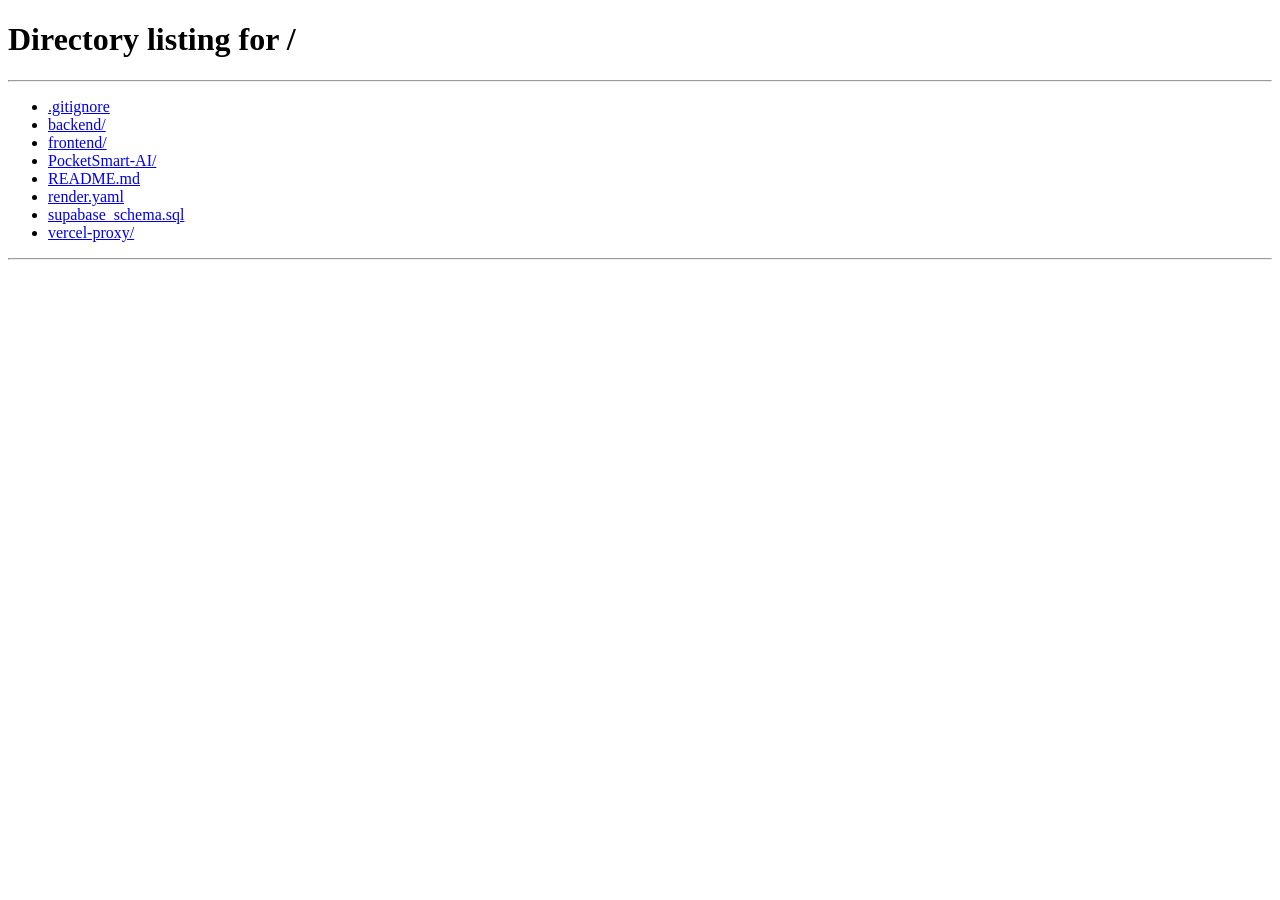
<file: frontend/templates/index.html>
<!DOCTYPE html>
<html lang="en">
<head>
	<meta charset="UTF-8" />
	<meta name="viewport" content="width=device-width, initial-scale=1.0" />
	<meta http-equiv="refresh" content="0; url=/" />
	<title>PocketSmart AI</title>
</head>
<body>
	<p>Continue to <a href="/">PocketSmart AI</a>.</p>
</body>
</html>
</file>
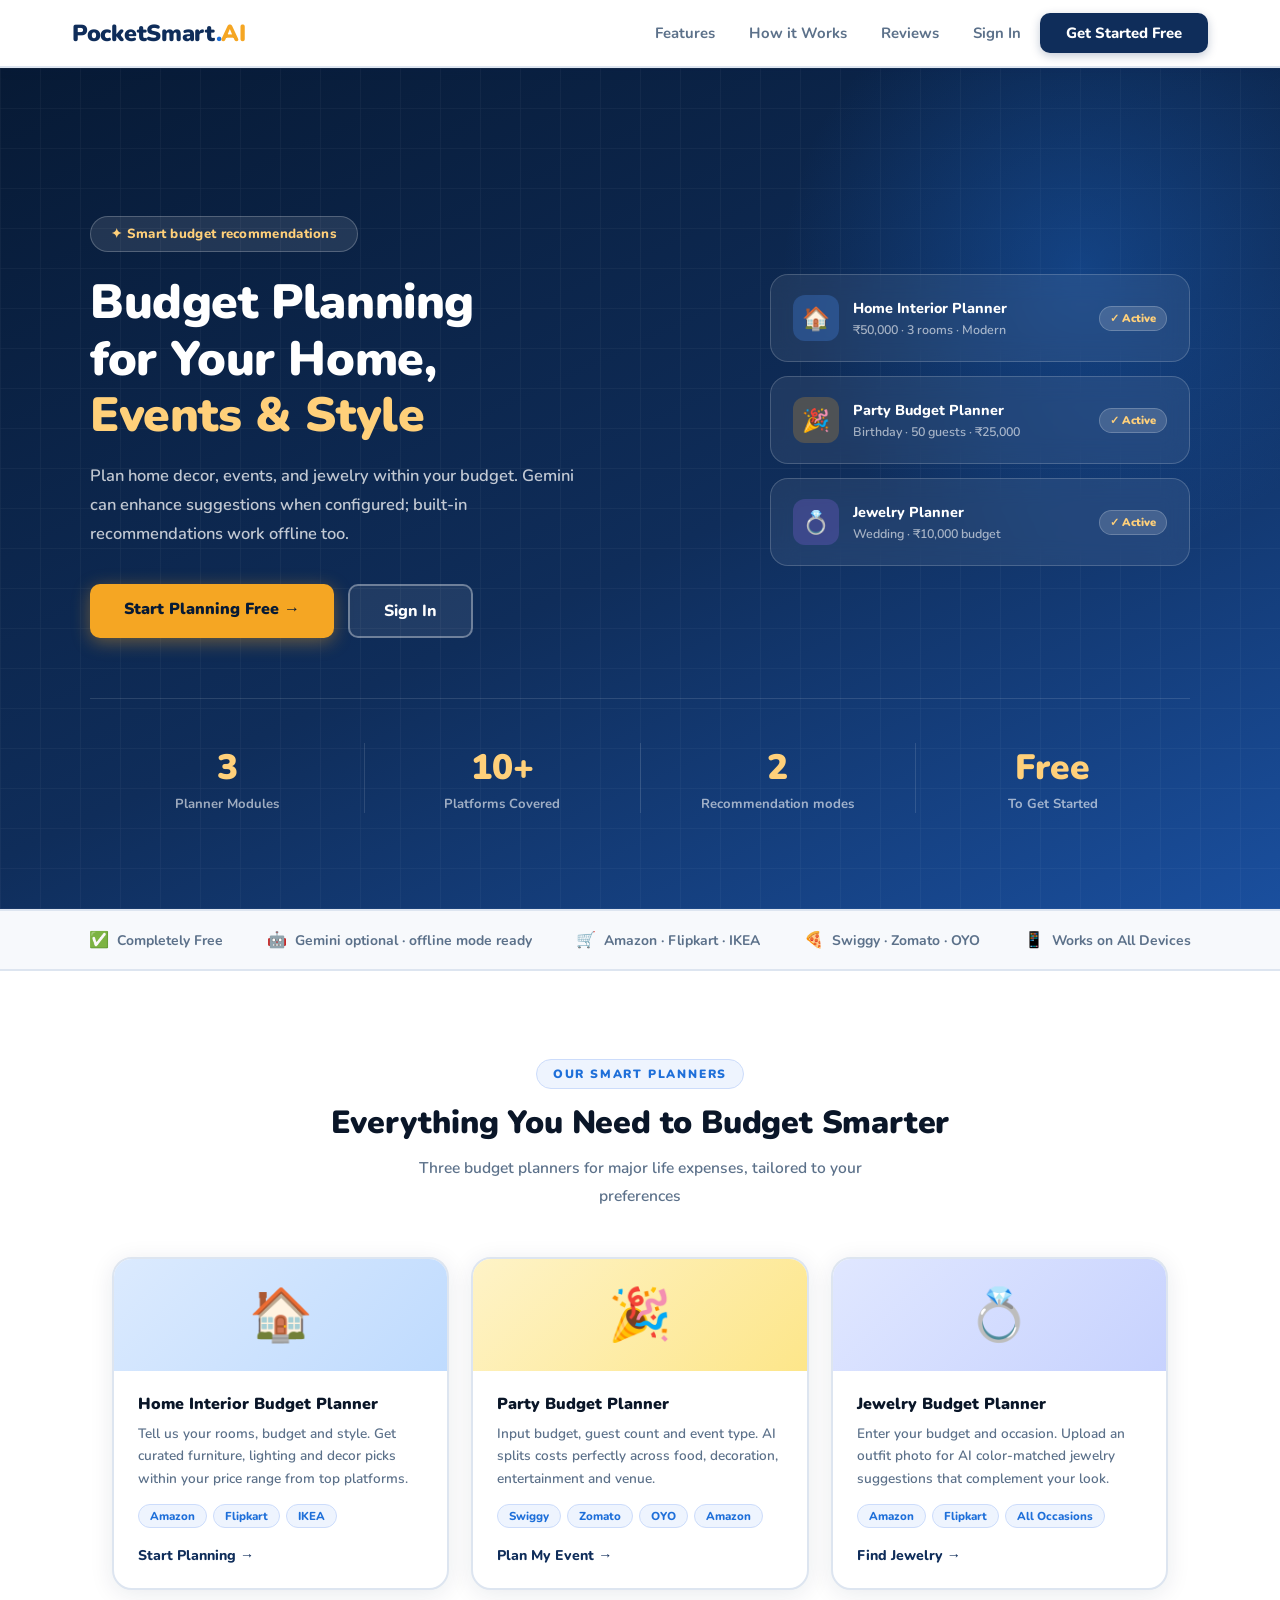
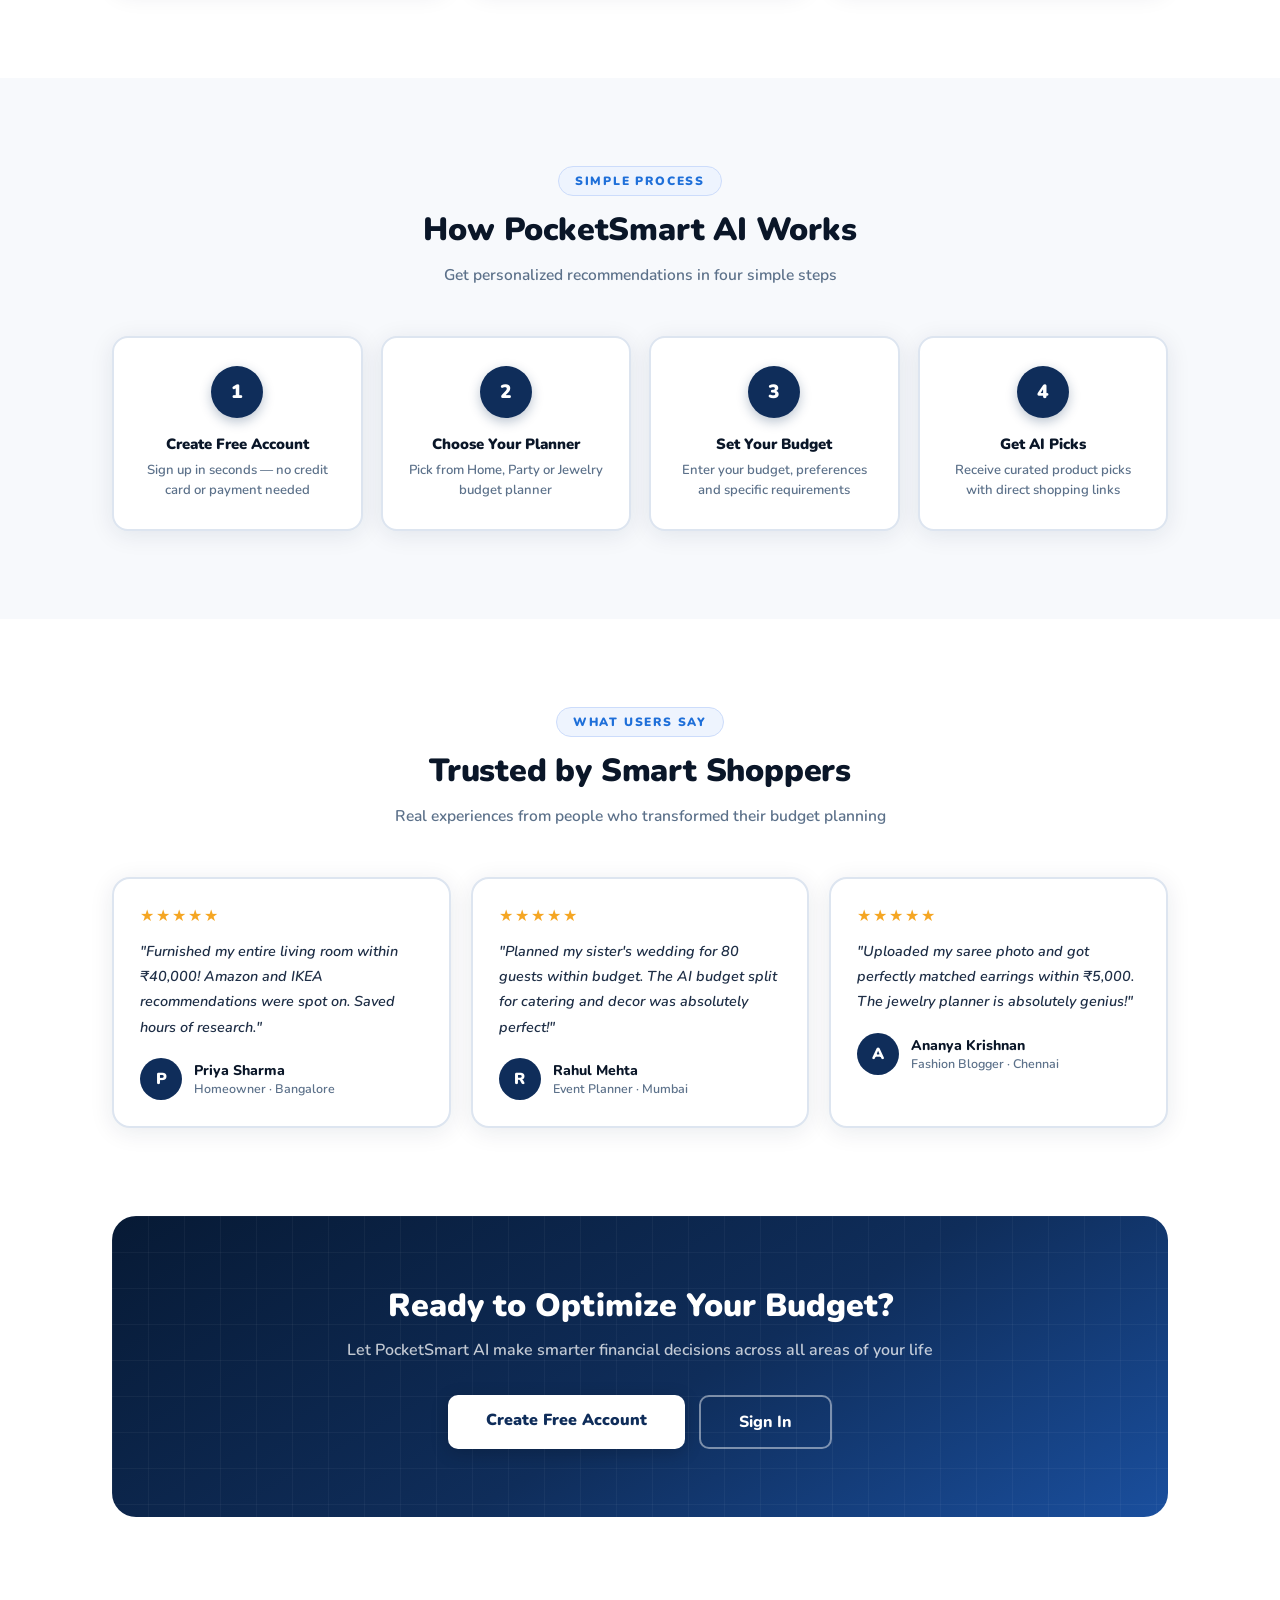
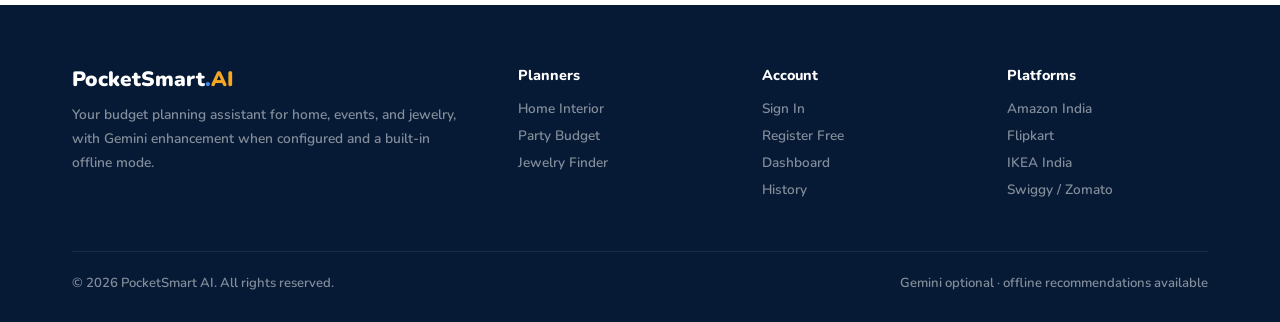
<file: frontend/templates/home.html>
<!DOCTYPE html>
<html lang="en">
<head>
  <meta charset="UTF-8"/>
  <meta name="viewport" content="width=device-width, initial-scale=1.0"/>
  <title>PocketSmart AI – Smart Budget Planner</title>
  <link href="https://fonts.googleapis.com/css2?family=Nunito:wght@400;600;700;800;900&display=swap" rel="stylesheet"/>
  <style>
    :root {
      --navy:    #0F2D5A;
      --navy2:   #0A2244;
      --navy3:   #071A35;
      --blue:    #1E6FD9;
      --blue-lt: #4189E8;
      --blue-pale: #EEF4FE;
      --blue-mid:  #CCDCFB;
      --gold:    #F5A623;
      --gold-lt: #FFD07A;
      --white:   #FFFFFF;
      --off:     #F7F9FC;
      --text:    #0A1628;
      --text2:   #1E2E46;
      --muted:   #5C718A;
      --border:  #DDE5F0;
      --shadow:  0 4px 24px rgba(10,34,68,0.09);
      --shadow2: 0 10px 48px rgba(10,34,68,0.16);
    }
    *, *::before, *::after { margin:0; padding:0; box-sizing:border-box; }
    html { scroll-behavior:smooth; }
    body { font-family:'Nunito',sans-serif; color:var(--text); background:var(--white); }
    a { text-decoration:none; color:inherit; }

    /* ── NAVBAR ── */
    nav {
      position:fixed; top:0; left:0; right:0; z-index:200;
      height:68px; padding:0 72px;
      background:var(--white);
      border-bottom:2px solid var(--border);
      box-shadow:0 2px 12px rgba(10,34,68,0.07);
      display:flex; align-items:center; justify-content:space-between;
    }
    .nav-logo { font-size:1.45rem; font-weight:900; color:var(--navy); letter-spacing:-0.3px; }
    .nav-logo .dot { color:var(--blue); }
    .nav-logo .ai  { color:var(--gold); }
    .nav-menu { display:flex; align-items:center; gap:4px; }
    .nav-menu a { font-size:0.93rem; font-weight:700; color:var(--muted); padding:8px 15px; border-radius:8px; transition:all .2s; }
    .nav-menu a:hover { color:var(--navy); background:var(--blue-pale); }
    .nav-btn {
      background:var(--navy) !important; color:var(--white) !important;
      padding:10px 26px !important; border-radius:10px !important;
      font-weight:800 !important; font-size:0.93rem !important;
      box-shadow:0 3px 10px rgba(15,45,90,0.25) !important;
      transition:background .2s, transform .15s !important;
    }
    .nav-btn:hover { background:var(--navy2) !important; transform:translateY(-1px) !important; }

    /* ── HERO ── */
    .hero {
      padding:148px 72px 96px;
      background:linear-gradient(155deg, var(--navy3) 0%, var(--navy) 55%, #1A4F9E 100%);
      position:relative; overflow:hidden;
    }
    .hero-grid-bg {
      position:absolute; inset:0; opacity:0.06;
      background-image:
        linear-gradient(rgba(255,255,255,.6) 1px, transparent 1px),
        linear-gradient(90deg, rgba(255,255,255,.6) 1px, transparent 1px);
      background-size:40px 40px;
    }
    .hero-glow {
      position:absolute; width:600px; height:600px;
      border-radius:50%; background:radial-gradient(circle, rgba(30,111,217,0.35) 0%, transparent 70%);
      right:-100px; top:-100px; pointer-events:none;
    }
    .hero-inner {
      position:relative; z-index:1;
      max-width:1100px; margin:0 auto;
      display:grid; grid-template-columns:1fr 420px; gap:60px; align-items:center;
    }
    .hero-badge {
      display:inline-flex; align-items:center; gap:8px;
      background:rgba(255,255,255,0.1); border:1.5px solid rgba(255,255,255,0.22);
      color:var(--gold-lt); padding:8px 20px; border-radius:50px;
      font-size:0.83rem; font-weight:800; letter-spacing:0.3px; margin-bottom:22px;
    }
    .hero h1 {
      font-size:clamp(2rem,3.8vw,3rem); font-weight:900; color:var(--white);
      line-height:1.18; margin-bottom:18px; letter-spacing:-0.4px;
    }
    .hero h1 .hl { color:var(--gold-lt); }
    .hero-sub {
      font-size:1.03rem; font-weight:600; color:rgba(255,255,255,0.75);
      line-height:1.75; max-width:500px; margin-bottom:36px;
    }
    .hero-actions { display:flex; gap:14px; flex-wrap:wrap; }
    .btn-gold {
      background:var(--gold); color:var(--navy3); padding:14px 34px;
      border-radius:10px; font-weight:900; font-size:1rem;
      box-shadow:0 4px 18px rgba(245,166,35,0.4); transition:all .2s;
    }
    .btn-gold:hover { background:var(--gold-lt); transform:translateY(-2px); box-shadow:0 8px 28px rgba(245,166,35,0.5); }
    .btn-ghost-w {
      background:rgba(255,255,255,0.08); color:var(--white);
      padding:14px 34px; border-radius:10px; font-weight:800; font-size:1rem;
      border:2px solid rgba(255,255,255,0.35); transition:all .2s;
    }
    .btn-ghost-w:hover { background:rgba(255,255,255,0.15); border-color:rgba(255,255,255,0.6); }

    /* hero right — preview card */
    .hero-card-stack { position:relative; }
    .hero-card {
      background:rgba(255,255,255,0.07); backdrop-filter:blur(12px);
      border:1.5px solid rgba(255,255,255,0.18); border-radius:18px;
      padding:20px 22px; margin-bottom:14px; display:flex; align-items:center; gap:14px;
      transition:transform .2s;
    }
    .hero-card:hover { transform:translateX(4px); }
    .hc-icon { width:46px; height:46px; border-radius:12px; display:flex; align-items:center; justify-content:center; font-size:1.4rem; flex-shrink:0; }
    .hci-b { background:rgba(78,148,255,0.25); }
    .hci-g { background:rgba(245,166,35,0.22); }
    .hci-p { background:rgba(160,110,255,0.22); }
    .hc-info h4 { font-size:0.9rem; font-weight:800; color:var(--white); margin-bottom:3px; }
    .hc-info p  { font-size:0.78rem; font-weight:600; color:rgba(255,255,255,0.6); }
    .hc-badge { margin-left:auto; background:rgba(255,255,255,0.15); color:var(--gold-lt); font-size:0.7rem; font-weight:900; padding:4px 10px; border-radius:20px; white-space:nowrap; border:1px solid rgba(255,255,255,0.2); }

    /* hero stats */
    .hero-stats {
      margin-top:60px; padding-top:44px;
      border-top:1px solid rgba(255,255,255,0.12);
      display:flex; gap:0; max-width:1100px; margin:60px auto 0;
    }
    .h-stat { flex:1; text-align:center; padding:0 24px; border-right:1px solid rgba(255,255,255,0.12); position:relative; z-index:1; }
    .h-stat:last-child { border-right:none; }
    .h-stat-val { font-size:2.2rem; font-weight:900; color:var(--gold-lt); margin-bottom:4px; }
    .h-stat-lbl { font-size:0.82rem; color:rgba(255,255,255,0.6); font-weight:700; }

    /* ── TRUST BAR ── */
    .trust {
      background:var(--off); border-top:2px solid var(--border); border-bottom:2px solid var(--border);
      padding:18px 72px;
      display:flex; align-items:center; justify-content:center; gap:44px; flex-wrap:wrap;
    }
    .trust-item { display:flex; align-items:center; gap:8px; font-size:0.87rem; font-weight:700; color:var(--muted); }
    .trust-item span { font-size:1rem; }

    /* ── SECTIONS ── */
    .section { padding:88px 72px; max-width:1200px; margin:0 auto; }
    .section-alt { background:var(--off); }
    .section-alt-inner { max-width:1200px; margin:0 auto; padding:88px 72px; }
    .sec-tag { display:inline-block; background:var(--blue-pale); color:var(--blue); border:1.5px solid var(--blue-mid); font-size:0.75rem; font-weight:900; letter-spacing:1.8px; text-transform:uppercase; padding:6px 16px; border-radius:50px; margin-bottom:12px; }
    .sec-title { font-size:clamp(1.55rem,2.5vw,2.1rem); font-weight:900; color:var(--text); margin-bottom:10px; letter-spacing:-0.2px; }
    .sec-sub { font-size:0.97rem; color:var(--muted); font-weight:600; max-width:500px; line-height:1.75; }
    .tc { text-align:center; }
    .tc .sec-sub { margin:0 auto; }

    /* ── PLANNER CARDS ── */
    .cards3 { display:grid; grid-template-columns:repeat(3,1fr); gap:22px; margin-top:48px; }
    .pcard {
      background:var(--white); border-radius:20px; border:2px solid var(--border);
      box-shadow:var(--shadow); overflow:hidden; transition:all .25s;
    }
    .pcard:hover { transform:translateY(-7px); box-shadow:var(--shadow2); border-color:var(--blue-lt); }
    .pcard-top { height:112px; display:flex; align-items:center; justify-content:center; font-size:3.2rem; }
    .pt-blue   { background:linear-gradient(135deg,#DBEAFE,#BFDBFE); }
    .pt-gold   { background:linear-gradient(135deg,#FEF3C7,#FDE68A); }
    .pt-indigo { background:linear-gradient(135deg,#E0E7FF,#C7D2FE); }
    .pcard-body { padding:22px 24px; }
    .pcard-body h3 { font-size:1rem; font-weight:900; color:var(--text); margin-bottom:8px; }
    .pcard-body p  { font-size:0.85rem; color:var(--muted); font-weight:600; line-height:1.65; margin-bottom:14px; }
    .ptags { display:flex; gap:6px; flex-wrap:wrap; margin-bottom:16px; }
    .ptag { font-size:0.72rem; font-weight:800; padding:3px 11px; border-radius:20px; background:var(--blue-pale); color:var(--blue); border:1.5px solid var(--blue-mid); }
    .plink { display:inline-flex; align-items:center; gap:5px; color:var(--navy); font-weight:800; font-size:0.88rem; transition:all .2s; }
    .plink:hover { color:var(--blue); gap:9px; }

    /* ── STEPS ── */
    .steps4 { display:grid; grid-template-columns:repeat(4,1fr); gap:18px; margin-top:48px; }
    .step-box {
      background:var(--white); border-radius:16px; padding:28px 22px;
      text-align:center; border:2px solid var(--border); box-shadow:var(--shadow);
      transition:border-color .2s, transform .2s;
    }
    .step-box:hover { border-color:var(--navy); transform:translateY(-3px); }
    .step-num { width:52px; height:52px; border-radius:50%; background:var(--navy); color:var(--white); font-size:1.2rem; font-weight:900; display:flex; align-items:center; justify-content:center; margin:0 auto 16px; box-shadow:0 4px 12px rgba(15,45,90,0.28); }
    .step-box h4 { font-size:0.93rem; font-weight:900; margin-bottom:6px; color:var(--text); }
    .step-box p  { font-size:0.82rem; color:var(--muted); font-weight:600; line-height:1.55; }

    /* ── TESTIMONIALS ── */
    .reviews3 { display:grid; grid-template-columns:repeat(3,1fr); gap:20px; margin-top:48px; }
    .rcard {
      background:var(--white); border-radius:18px; padding:26px;
      border:2px solid var(--border); box-shadow:var(--shadow); transition:all .2s;
    }
    .rcard:hover { border-color:var(--navy); box-shadow:var(--shadow2); }
    .rstars { color:var(--gold); font-size:1rem; letter-spacing:2px; margin-bottom:12px; }
    .rtext { font-size:0.9rem; color:var(--text2); font-weight:600; line-height:1.75; margin-bottom:18px; font-style:italic; }
    .rauthor { display:flex; align-items:center; gap:12px; }
    .ravatar { width:42px; height:42px; border-radius:50%; background:var(--navy); color:var(--white); font-size:1rem; font-weight:900; display:flex; align-items:center; justify-content:center; flex-shrink:0; }
    .rname { font-weight:800; font-size:0.88rem; color:var(--text); }
    .rrole { font-size:0.78rem; color:var(--muted); font-weight:600; }

    /* ── CTA ── */
    .cta-section { padding:0 72px 88px; max-width:1200px; margin:0 auto; }
    .cta-box {
      background:linear-gradient(150deg,var(--navy3) 0%,var(--navy) 55%,#1A4F9E 100%);
      border-radius:24px; padding:68px; text-align:center; position:relative; overflow:hidden;
    }
    .cta-box::before {
      content:''; position:absolute; inset:0;
      background-image:linear-gradient(rgba(255,255,255,.04) 1px,transparent 1px),linear-gradient(90deg,rgba(255,255,255,.04) 1px,transparent 1px);
      background-size:36px 36px;
    }
    .cta-box h2 { font-size:2rem; font-weight:900; color:var(--white); margin-bottom:12px; position:relative; }
    .cta-box p  { color:rgba(255,255,255,0.75); font-size:1rem; font-weight:600; margin-bottom:34px; position:relative; }
    .cta-btns  { display:flex; gap:14px; justify-content:center; flex-wrap:wrap; position:relative; }
    .btn-white { background:var(--white); color:var(--navy); padding:14px 38px; border-radius:10px; font-weight:900; font-size:1rem; box-shadow:0 4px 18px rgba(0,0,0,0.18); transition:all .2s; }
    .btn-white:hover { transform:translateY(-2px); box-shadow:0 8px 28px rgba(0,0,0,0.22); }
    .btn-ol-w { background:transparent; color:var(--white); padding:14px 38px; border-radius:10px; font-weight:800; font-size:1rem; border:2px solid rgba(255,255,255,0.45); transition:all .2s; }
    .btn-ol-w:hover { background:rgba(255,255,255,0.1); border-color:rgba(255,255,255,0.7); }

    /* ── FOOTER ── */
    footer { background:var(--navy3); padding:60px 72px 30px; color:rgba(255,255,255,0.5); }
    .fgrid { display:grid; grid-template-columns:2fr 1fr 1fr 1fr; gap:44px; margin-bottom:44px; }
    .flogo { font-size:1.3rem; font-weight:900; color:var(--white); margin-bottom:10px; }
    .flogo .dot { color:var(--blue-lt); }
    .flogo .ai  { color:var(--gold); }
    .fdesc { font-size:0.86rem; font-weight:600; line-height:1.75; }
    .fcol h4 { color:var(--white); font-weight:800; font-size:0.9rem; margin-bottom:14px; }
    .fcol a  { display:block; font-size:0.85rem; font-weight:600; margin-bottom:8px; transition:color .2s; }
    .fcol a:hover { color:var(--blue-lt); }
    .fbot { border-top:1px solid rgba(255,255,255,0.08); padding-top:22px; display:flex; justify-content:space-between; font-size:0.82rem; font-weight:600; }

    /* ── RESPONSIVE ── */
    @media(max-width:1024px){
      nav,.trust,.section,.section-alt-inner,.cta-section,footer{padding-left:28px;padding-right:28px;}
      .hero{padding:130px 28px 80px;}
      .hero-inner{grid-template-columns:1fr;} .hero-card-stack{display:none;}
      .cards3,.steps4,.reviews3{grid-template-columns:1fr 1fr;}
      .fgrid{grid-template-columns:1fr 1fr;}
      .hero-stats{flex-wrap:wrap;}
    }
    @media(max-width:640px){
      .cards3,.steps4,.reviews3{grid-template-columns:1fr;}
      .nav-menu a:not(.nav-btn){display:none;}
      .h-stat{border-right:none;padding:10px 0;}
    }
  </style>
</head>
<body>

<!-- NAVBAR -->
<nav>
  <div class="nav-logo">PocketSmart<span class="dot">.</span><span class="ai">AI</span></div>
  <div class="nav-menu">
    <a href="#features">Features</a>
    <a href="#how-it-works">How it Works</a>
    <a href="#reviews">Reviews</a>
    <a href="/login">Sign In</a>
    <a href="/register" class="nav-btn">Get Started Free</a>
  </div>
</nav>

<!-- HERO -->
<div style="padding-top:68px">
<div class="hero">
  <div class="hero-grid-bg"></div>
  <div class="hero-glow"></div>
  <div class="hero-inner">
    <div>
      <div class="hero-badge">✦ Smart budget recommendations</div>
      <h1>Budget Planning<br/>for Your Home,<br/><span class="hl">Events & Style</span></h1>
      <p class="hero-sub">Plan home decor, events, and jewelry within your budget. Gemini can enhance suggestions when configured; built-in recommendations work offline too.</p>
      <div class="hero-actions">
        <a href="/register" class="btn-gold">Start Planning Free →</a>
        <a href="/login" class="btn-ghost-w">Sign In</a>
      </div>
    </div>
    <div class="hero-card-stack">
      <div class="hero-card"><div class="hc-icon hci-b">🏠</div><div class="hc-info"><h4>Home Interior Planner</h4><p>₹50,000 · 3 rooms · Modern</p></div><div class="hc-badge">✓ Active</div></div>
      <div class="hero-card"><div class="hc-icon hci-g">🎉</div><div class="hc-info"><h4>Party Budget Planner</h4><p>Birthday · 50 guests · ₹25,000</p></div><div class="hc-badge">✓ Active</div></div>
      <div class="hero-card"><div class="hc-icon hci-p">💍</div><div class="hc-info"><h4>Jewelry Planner</h4><p>Wedding · ₹10,000 budget</p></div><div class="hc-badge">✓ Active</div></div>
    </div>
  </div>
  <div class="hero-stats">
    <div class="h-stat"><div class="h-stat-val">3</div><div class="h-stat-lbl">Planner Modules</div></div>
    <div class="h-stat"><div class="h-stat-val">10+</div><div class="h-stat-lbl">Platforms Covered</div></div>
    <div class="h-stat"><div class="h-stat-val">2</div><div class="h-stat-lbl">Recommendation modes</div></div>
    <div class="h-stat"><div class="h-stat-val">Free</div><div class="h-stat-lbl">To Get Started</div></div>
  </div>
</div>

<!-- TRUST BAR -->
<div class="trust">
  <div class="trust-item"><span>✅</span> Completely Free</div>
  <div class="trust-item"><span>🤖</span> Gemini optional · offline mode ready</div>
  <div class="trust-item"><span>🛒</span> Amazon · Flipkart · IKEA</div>
  <div class="trust-item"><span>🍕</span> Swiggy · Zomato · OYO</div>
  <div class="trust-item"><span>📱</span> Works on All Devices</div>
</div>

<!-- PLANNERS -->
<div class="section" id="features">
  <div class="tc">
    <div class="sec-tag">Our Smart Planners</div>
    <h2 class="sec-title">Everything You Need to Budget Smarter</h2>
    <p class="sec-sub">Three budget planners for major life expenses, tailored to your preferences</p>
  </div>
  <div class="cards3">
    <div class="pcard">
      <div class="pcard-top pt-blue">🏠</div>
      <div class="pcard-body">
        <h3>Home Interior Budget Planner</h3>
        <p>Tell us your rooms, budget and style. Get curated furniture, lighting and decor picks within your price range from top platforms.</p>
        <div class="ptags"><span class="ptag">Amazon</span><span class="ptag">Flipkart</span><span class="ptag">IKEA</span></div>
        <a href="/register" class="plink">Start Planning →</a>
      </div>
    </div>
    <div class="pcard">
      <div class="pcard-top pt-gold">🎉</div>
      <div class="pcard-body">
        <h3>Party Budget Planner</h3>
        <p>Input budget, guest count and event type. AI splits costs perfectly across food, decoration, entertainment and venue.</p>
        <div class="ptags"><span class="ptag">Swiggy</span><span class="ptag">Zomato</span><span class="ptag">OYO</span><span class="ptag">Amazon</span></div>
        <a href="/register" class="plink">Plan My Event →</a>
      </div>
    </div>
    <div class="pcard">
      <div class="pcard-top pt-indigo">💍</div>
      <div class="pcard-body">
        <h3>Jewelry Budget Planner</h3>
        <p>Enter your budget and occasion. Upload an outfit photo for AI color-matched jewelry suggestions that complement your look.</p>
        <div class="ptags"><span class="ptag">Amazon</span><span class="ptag">Flipkart</span><span class="ptag">All Occasions</span></div>
        <a href="/register" class="plink">Find Jewelry →</a>
      </div>
    </div>
  </div>
</div>

<!-- HOW IT WORKS -->
<div class="section-alt" id="how-it-works">
  <div class="section-alt-inner">
    <div class="tc">
      <div class="sec-tag">Simple Process</div>
      <h2 class="sec-title">How PocketSmart AI Works</h2>
      <p class="sec-sub">Get personalized recommendations in four simple steps</p>
    </div>
    <div class="steps4">
      <div class="step-box"><div class="step-num">1</div><h4>Create Free Account</h4><p>Sign up in seconds — no credit card or payment needed</p></div>
      <div class="step-box"><div class="step-num">2</div><h4>Choose Your Planner</h4><p>Pick from Home, Party or Jewelry budget planner</p></div>
      <div class="step-box"><div class="step-num">3</div><h4>Set Your Budget</h4><p>Enter your budget, preferences and specific requirements</p></div>
      <div class="step-box"><div class="step-num">4</div><h4>Get AI Picks</h4><p>Receive curated product picks with direct shopping links</p></div>
    </div>
  </div>
</div>

<!-- REVIEWS -->
<div class="section" id="reviews">
  <div class="tc">
    <div class="sec-tag">What Users Say</div>
    <h2 class="sec-title">Trusted by Smart Shoppers</h2>
    <p class="sec-sub">Real experiences from people who transformed their budget planning</p>
  </div>
  <div class="reviews3">
    <div class="rcard">
      <div class="rstars">★★★★★</div>
      <p class="rtext">"Furnished my entire living room within ₹40,000! Amazon and IKEA recommendations were spot on. Saved hours of research."</p>
      <div class="rauthor"><div class="ravatar">P</div><div><div class="rname">Priya Sharma</div><div class="rrole">Homeowner · Bangalore</div></div></div>
    </div>
    <div class="rcard">
      <div class="rstars">★★★★★</div>
      <p class="rtext">"Planned my sister's wedding for 80 guests within budget. The AI budget split for catering and decor was absolutely perfect!"</p>
      <div class="rauthor"><div class="ravatar">R</div><div><div class="rname">Rahul Mehta</div><div class="rrole">Event Planner · Mumbai</div></div></div>
    </div>
    <div class="rcard">
      <div class="rstars">★★★★★</div>
      <p class="rtext">"Uploaded my saree photo and got perfectly matched earrings within ₹5,000. The jewelry planner is absolutely genius!"</p>
      <div class="rauthor"><div class="ravatar">A</div><div><div class="rname">Ananya Krishnan</div><div class="rrole">Fashion Blogger · Chennai</div></div></div>
    </div>
  </div>
</div>

<!-- CTA -->
<div class="cta-section">
  <div class="cta-box">
    <h2>Ready to Optimize Your Budget?</h2>
    <p>Let PocketSmart AI make smarter financial decisions across all areas of your life</p>
    <div class="cta-btns">
      <a href="/register" class="btn-white">Create Free Account</a>
      <a href="/login" class="btn-ol-w">Sign In</a>
    </div>
  </div>
</div>

<!-- FOOTER -->
<footer>
  <div class="fgrid">
    <div>
      <div class="flogo">PocketSmart<span class="dot">.</span><span class="ai">AI</span></div>
      <p class="fdesc">Your budget planning assistant for home, events, and jewelry, with Gemini enhancement when configured and a built-in offline mode.</p>
    </div>
    <div class="fcol"><h4>Planners</h4><a href="/home-planner">Home Interior</a><a href="/party-planner">Party Budget</a><a href="/jewelry-planner">Jewelry Finder</a></div>
    <div class="fcol"><h4>Account</h4><a href="/login">Sign In</a><a href="/register">Register Free</a><a href="/dashboard">Dashboard</a><a href="/history">History</a></div>
    <div class="fcol"><h4>Platforms</h4><a href="#">Amazon India</a><a href="#">Flipkart</a><a href="#">IKEA India</a><a href="#">Swiggy / Zomato</a></div>
  </div>
  <div class="fbot"><span>© 2026 PocketSmart AI. All rights reserved.</span><span>Gemini optional · offline recommendations available</span></div>
</footer>
</div>
</body>
</html>
</file>
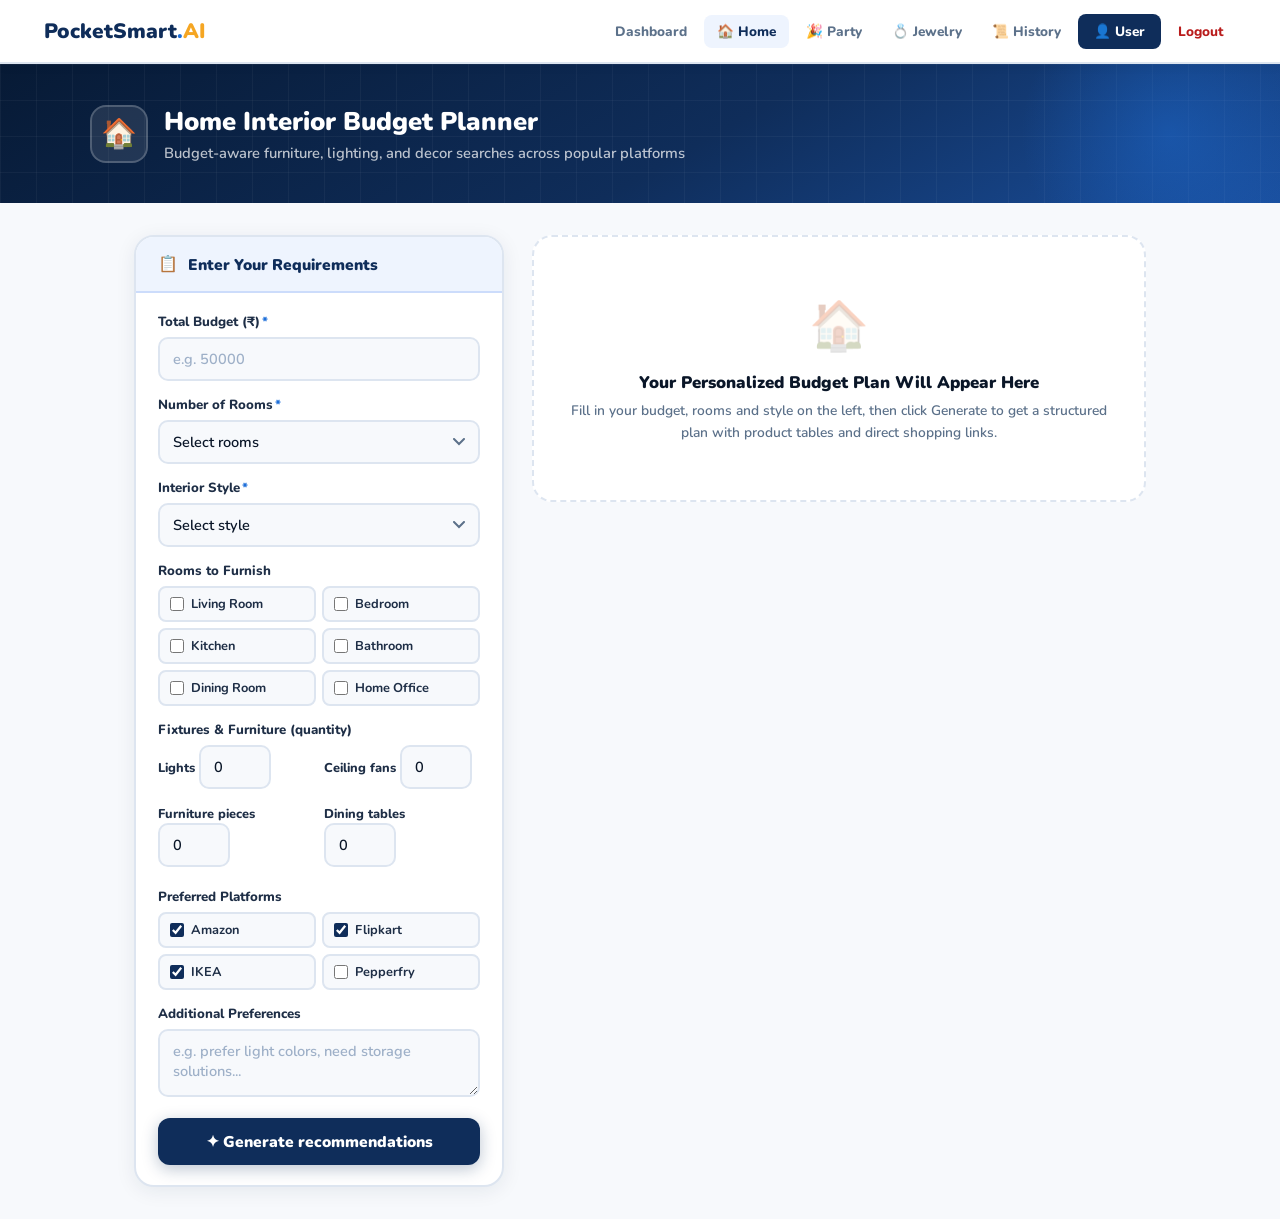
<file: frontend/templates/home_planner.html>
<!DOCTYPE html>
<html lang="en">
<head>
  <meta charset="UTF-8"/>
  <meta name="viewport" content="width=device-width, initial-scale=1.0"/>
  <title>PocketSmart AI – Home Interior Planner</title>
  <link href="https://fonts.googleapis.com/css2?family=Nunito:wght@400;600;700;800;900&display=swap" rel="stylesheet"/>
  <style>
    :root{--navy:#0F2D5A;--navy2:#0A2244;--navy3:#071A35;--blue:#1E6FD9;--blue-lt:#4189E8;--blue-pale:#EEF4FE;--blue-mid:#CCDCFB;--gold:#F5A623;--gold-lt:#FFD07A;--white:#FFFFFF;--off:#F7F9FC;--text:#0A1628;--text2:#1E2E46;--muted:#5C718A;--border:#DDE5F0;--shadow:0 4px 20px rgba(10,34,68,0.08);--shadow2:0 8px 36px rgba(10,34,68,0.14);}
    *{margin:0;padding:0;box-sizing:border-box;}
    body{font-family:'Nunito',sans-serif;color:var(--text);background:var(--off);min-height:100vh;}
    a{text-decoration:none;color:inherit;}
    nav{background:var(--white);border-bottom:2px solid var(--border);height:64px;padding:0 44px;display:flex;align-items:center;justify-content:space-between;position:sticky;top:0;z-index:100;box-shadow:0 2px 10px rgba(10,34,68,0.07);}
    .nav-logo{font-size:1.3rem;font-weight:900;color:var(--navy);}
    .nav-logo .dot{color:var(--blue);}
    .nav-logo .ai{color:var(--gold);}
    .nav-right{display:flex;align-items:center;gap:4px;}
    .nl{padding:7px 13px;border-radius:8px;font-size:0.85rem;font-weight:800;color:var(--muted);transition:all .2s;}
    .nl:hover{background:var(--blue-pale);color:var(--navy);}
    .nl.active{background:var(--blue-pale);color:var(--navy);}
    .nl.danger{color:#B91C1C;}
    .nl.danger:hover{background:#FEF2F2;}
    .user-chip{background:var(--navy);color:var(--white);padding:8px 16px;border-radius:8px;font-size:0.85rem;font-weight:800;}
    .page-header{background:linear-gradient(150deg,var(--navy3) 0%,var(--navy) 55%,#1A4F9E 100%);padding:40px 44px;position:relative;overflow:hidden;}
    .page-header::before{content:'';position:absolute;inset:0;background-image:linear-gradient(rgba(255,255,255,.04) 1px,transparent 1px),linear-gradient(90deg,rgba(255,255,255,.04) 1px,transparent 1px);background-size:36px 36px;}
    .ph-glow{position:absolute;width:300px;height:300px;border-radius:50%;background:radial-gradient(circle,rgba(30,111,217,0.4) 0%,transparent 70%);right:-40px;top:-80px;pointer-events:none;}
    .ph-inner{max-width:1100px;margin:0 auto;position:relative;z-index:1;display:flex;align-items:center;gap:16px;}
    .ph-icon{width:58px;height:58px;border-radius:16px;background:rgba(255,255,255,0.1);border:2px solid rgba(255,255,255,0.2);display:flex;align-items:center;justify-content:center;font-size:1.8rem;flex-shrink:0;}
    .ph-text h1{font-size:1.6rem;font-weight:900;color:var(--white);margin-bottom:4px;}
    .ph-text p{font-size:0.92rem;font-weight:600;color:rgba(255,255,255,0.72);}
    main{max-width:1100px;margin:0 auto;padding:32px 44px;}
    .layout{display:grid;grid-template-columns:370px 1fr;gap:28px;align-items:start;}

    /* ── FORM ── */
    .form-card{background:var(--white);border:2px solid var(--border);border-radius:20px;box-shadow:var(--shadow);overflow:hidden;position:sticky;top:84px;}
    .form-card-header{background:var(--blue-pale);border-bottom:2px solid var(--blue-mid);padding:16px 22px;display:flex;align-items:center;gap:10px;}
    .form-card-header h2{font-size:0.97rem;font-weight:900;color:var(--navy);}
    .form-body{padding:20px 22px;}
    .form-group{margin-bottom:15px;}
    .form-group label{display:block;font-size:0.83rem;font-weight:800;color:var(--text2);margin-bottom:6px;}
    .req{color:var(--blue);margin-left:2px;}
    input,select,textarea{width:100%;padding:10px 13px;border:2px solid var(--border);border-radius:10px;font-family:'Nunito',sans-serif;font-size:0.91rem;font-weight:600;color:var(--text);background:var(--off);transition:border-color .2s,box-shadow .2s,background .2s;}
    input:focus,select:focus,textarea:focus{outline:none;border-color:var(--blue);background:var(--white);box-shadow:0 0 0 3px rgba(30,111,217,0.1);}
    input::placeholder,textarea::placeholder{color:#9EB0C8;font-weight:600;}
    select{cursor:pointer;appearance:none;background-image:url("data:image/svg+xml,%3Csvg xmlns='http://www.w3.org/2000/svg' width='12' height='8' viewBox='0 0 12 8'%3E%3Cpath d='M1 1l5 5 5-5' stroke='%235C718A' stroke-width='2' fill='none' stroke-linecap='round'/%3E%3C/svg%3E");background-repeat:no-repeat;background-position:right 13px center;padding-right:34px;}
    textarea{resize:vertical;min-height:68px;}
    .cbgroup{display:grid;grid-template-columns:1fr 1fr;gap:6px;}
    .cbitem{display:flex;align-items:center;gap:7px;background:var(--off);border:2px solid var(--border);border-radius:8px;padding:7px 10px;cursor:pointer;transition:all .2s;}
    .cbitem:hover{border-color:var(--blue-mid);}
    .cbitem input[type=checkbox]{width:14px;height:14px;accent-color:var(--navy);cursor:pointer;padding:0;flex-shrink:0;}
    .cbitem label{font-size:0.8rem;font-weight:700;color:var(--text2);cursor:pointer;margin:0;}
    .btn-gen{width:100%;padding:13px;background:var(--navy);color:var(--white);border:none;border-radius:12px;font-family:'Nunito',sans-serif;font-size:0.97rem;font-weight:900;cursor:pointer;box-shadow:0 4px 16px rgba(15,45,90,0.28);transition:all .2s;display:flex;align-items:center;justify-content:center;gap:8px;margin-top:4px;}
    .btn-gen:hover{background:var(--navy2);transform:translateY(-1px);}
    .btn-gen:disabled{opacity:0.6;cursor:not-allowed;transform:none;box-shadow:none;}

    /* ── STATES ── */
    .res-empty{background:var(--white);border:2px dashed var(--border);border-radius:20px;padding:56px 28px;text-align:center;}
    .re-icon{font-size:3rem;margin-bottom:12px;opacity:0.3;}
    .re-title{font-size:1.05rem;font-weight:900;color:var(--text);margin-bottom:6px;}
    .re-sub{font-size:0.86rem;font-weight:600;color:var(--muted);line-height:1.6;}
    .loading{display:none;background:var(--white);border:2px solid var(--border);border-radius:20px;padding:56px 28px;text-align:center;}
    .spinner{width:44px;height:44px;border:4px solid var(--blue-mid);border-top-color:var(--navy);border-radius:50%;animation:spin .8s linear infinite;margin:0 auto 16px;}
    @keyframes spin{to{transform:rotate(360deg);}}
    .loading p{font-size:0.92rem;font-weight:700;color:var(--muted);}

    /* ── RESULT LAYOUT ── */
    .result-wrap{display:none;}
    .res-topbar{background:linear-gradient(135deg,var(--navy) 0%,var(--blue) 100%);border-radius:16px;padding:18px 24px;display:flex;align-items:center;justify-content:space-between;margin-bottom:16px;}
    .res-topbar h2{font-size:1.05rem;font-weight:900;color:var(--white);}
    .res-topbar p{font-size:0.8rem;font-weight:600;color:rgba(255,255,255,0.7);margin-top:3px;}
    .res-badge{background:rgba(255,255,255,0.15);border:1.5px solid rgba(255,255,255,0.25);color:var(--gold-lt);padding:5px 13px;border-radius:20px;font-size:0.76rem;font-weight:800;white-space:nowrap;}

    /* Budget summary */
    .bsum{background:var(--white);border:2px solid var(--border);border-radius:16px;overflow:hidden;margin-bottom:14px;box-shadow:var(--shadow);}
    .bsum-head{background:linear-gradient(135deg,var(--navy) 0%,var(--navy2) 100%);padding:12px 20px;display:flex;align-items:center;gap:8px;}
    .bsum-head span{font-size:1rem;}
    .bsum-head h3{font-size:0.93rem;font-weight:900;color:var(--white);}
    .bsum-body{padding:14px 20px;display:flex;gap:0;flex-wrap:wrap;}
    .bsum-item{flex:1;min-width:100px;padding:0 18px;border-right:2px solid var(--border);}
    .bsum-item:first-child{padding-left:4px;}
    .bsum-item:last-child{border-right:none;}
    .bsum-lbl{font-size:0.74rem;font-weight:800;color:var(--muted);text-transform:uppercase;letter-spacing:0.8px;margin-bottom:4px;}
    .bsum-val{font-size:1.15rem;font-weight:900;color:var(--navy);}
    .bsum-val.green{color:#15803D;}
    .bsum-val.gold{color:var(--gold);}

    /* Category card */
    .cat-card{background:var(--white);border:2px solid var(--border);border-radius:16px;overflow:hidden;margin-bottom:14px;box-shadow:var(--shadow);}
    .cat-head{padding:12px 18px;display:flex;align-items:center;gap:10px;border-bottom:2px solid var(--border);background:var(--blue-pale);}
    .cat-icon{font-size:1.15rem;}
    .cat-name{font-size:0.95rem;font-weight:900;color:var(--navy);}
    .cat-alloc{margin-left:auto;background:var(--navy);color:var(--white);font-size:0.73rem;font-weight:800;padding:3px 11px;border-radius:20px;}
    .cat-table{width:100%;border-collapse:collapse;}
    .cat-table th{background:var(--off);font-size:0.74rem;font-weight:800;color:var(--muted);padding:9px 14px;text-align:left;border-bottom:2px solid var(--border);text-transform:uppercase;letter-spacing:0.5px;}
    .cat-table td{padding:11px 14px;font-size:0.85rem;font-weight:600;color:var(--text2);border-bottom:1px solid var(--border);vertical-align:middle;}
    .cat-table tr:last-child td{border-bottom:none;}
    .cat-table tr:hover td{background:var(--blue-pale);}
    .td-name{font-weight:800;color:var(--navy);}
    .td-price{font-weight:900;color:var(--blue);white-space:nowrap;}
    .td-qty{background:var(--blue-pale);color:var(--navy);font-size:0.72rem;font-weight:800;padding:3px 9px;border-radius:20px;white-space:nowrap;display:inline-block;}
    .shop-links{display:flex;flex-wrap:wrap;gap:4px;}
    .sbtn{display:inline-flex;align-items:center;gap:3px;font-size:0.7rem;font-weight:800;padding:3px 9px;border-radius:6px;border:1.5px solid;transition:all .15s;white-space:nowrap;}
    .s-amazon{background:#FFF8E7;color:#B45309;border-color:#FDE68A;}
    .s-amazon:hover{background:#FDE68A;}
    .s-flipkart{background:#EEF4FE;color:#1D4ED8;border-color:#BFDBFE;}
    .s-flipkart:hover{background:#BFDBFE;}
    .s-ikea{background:#F0FDF4;color:#166534;border-color:#BBF7D0;}
    .s-ikea:hover{background:#BBF7D0;}
    .s-pepperfry{background:#FFF7ED;color:#C2410C;border-color:#FED7AA;}
    .s-pepperfry:hover{background:#FED7AA;}
    .s-other{background:var(--off);color:var(--muted);border-color:var(--border);}

    /* Tips */
    .tips-card{background:var(--white);border:2px solid var(--border);border-radius:16px;overflow:hidden;margin-bottom:14px;box-shadow:var(--shadow);display:none;}
    .tips-head{background:linear-gradient(135deg,var(--navy) 0%,var(--navy2) 100%);padding:12px 20px;display:flex;align-items:center;gap:8px;}
    .tips-head span{font-size:1rem;}
    .tips-head h3{font-size:0.93rem;font-weight:900;color:var(--white);}
    .tips-body{padding:14px 20px;}
    .tip-row{display:flex;align-items:flex-start;gap:10px;padding:8px 0;border-bottom:1px solid var(--border);}
    .tip-row:last-child{border-bottom:none;padding-bottom:0;}
    .tip-dot{width:20px;height:20px;border-radius:50%;background:var(--blue-pale);border:2px solid var(--blue-mid);display:flex;align-items:center;justify-content:center;font-size:0.65rem;color:var(--blue);font-weight:900;flex-shrink:0;margin-top:2px;}
    .tip-txt{font-size:0.86rem;font-weight:600;color:var(--text2);line-height:1.55;}

    /* Actions */
    .res-actions{display:flex;gap:10px;margin-top:4px;}
    .btn-new{background:var(--navy);color:var(--white);padding:10px 22px;border-radius:10px;font-weight:800;font-size:0.86rem;border:none;cursor:pointer;font-family:'Nunito',sans-serif;transition:background .2s;}
    .btn-new:hover{background:var(--navy2);}
    .btn-copy{background:var(--white);color:var(--text2);padding:10px 22px;border-radius:10px;font-weight:800;font-size:0.86rem;border:2px solid var(--border);cursor:pointer;font-family:'Nunito',sans-serif;transition:all .2s;}
    .btn-copy:hover{border-color:var(--navy);color:var(--navy);}

    @media(max-width:900px){nav{height:auto;min-height:64px;padding:8px 16px;flex-wrap:wrap;row-gap:8px;}.nav-right{flex:1 1 200px;flex-wrap:wrap;justify-content:flex-end;gap:2px;}main{padding:20px 16px;}.layout{grid-template-columns:1fr;}.form-card{position:static;}.page-header{padding:28px 20px;}.bsum-item{border-right:none;border-bottom:1px solid var(--border);padding:6px 0;}.bsum-item:last-child{border-bottom:none;}}
  </style>
</head>
<body>

<nav>
  <div class="nav-logo">PocketSmart<span class="dot">.</span><span class="ai">AI</span></div>
  <div class="nav-right">
    <a href="/dashboard" class="nl">Dashboard</a>
    <a href="/home-planner" class="nl active">🏠 Home</a>
    <a href="/party-planner" class="nl">🎉 Party</a>
    <a href="/jewelry-planner" class="nl">💍 Jewelry</a>
    <a href="/history" class="nl">📜 History</a>
    <span class="user-chip" id="userChip">👤 User</span>
    <a href="/logout" class="nl danger">Logout</a>
  </div>
</nav>

<div class="page-header">
  <div class="ph-glow"></div>
  <div class="ph-inner">
    <div class="ph-icon">🏠</div>
    <div class="ph-text">
      <h1>Home Interior Budget Planner</h1>
      <p>Budget-aware furniture, lighting, and decor searches across popular platforms</p>
    </div>
  </div>
</div>

<main>
  <div class="layout">

    <!-- FORM -->
    <div class="form-card">
      <div class="form-card-header"><span>📋</span><h2>Enter Your Requirements</h2></div>
      <div class="form-body">
        <div class="form-group">
          <label>Total Budget (₹)<span class="req">*</span></label>
          <input type="number" id="budget" placeholder="e.g. 50000" min="1000" required/>
        </div>
        <div class="form-group">
          <label>Number of Rooms<span class="req">*</span></label>
          <select id="rooms">
            <option value="">Select rooms</option>
            <option value="1">1 Room</option>
            <option value="2">2 Rooms</option>
            <option value="3">3 Rooms</option>
            <option value="4">4 Rooms</option>
            <option value="5+">5+ Rooms</option>
          </select>
        </div>
        <div class="form-group">
          <label>Interior Style<span class="req">*</span></label>
          <select id="style">
            <option value="">Select style</option>
            <option>Modern / Contemporary</option>
            <option>Minimalist</option>
            <option>Traditional / Classic</option>
            <option>Bohemian</option>
            <option>Industrial</option>
            <option>Scandinavian</option>
            <option>Luxury</option>
          </select>
        </div>
        <div class="form-group">
          <label>Rooms to Furnish</label>
          <div class="cbgroup">
            <div class="cbitem"><input type="checkbox" id="r_living" value="Living Room"/><label for="r_living">Living Room</label></div>
            <div class="cbitem"><input type="checkbox" id="r_bedroom" value="Bedroom"/><label for="r_bedroom">Bedroom</label></div>
            <div class="cbitem"><input type="checkbox" id="r_kitchen" value="Kitchen"/><label for="r_kitchen">Kitchen</label></div>
            <div class="cbitem"><input type="checkbox" id="r_bathroom" value="Bathroom"/><label for="r_bathroom">Bathroom</label></div>
            <div class="cbitem"><input type="checkbox" id="r_dining" value="Dining Room"/><label for="r_dining">Dining Room</label></div>
            <div class="cbitem"><input type="checkbox" id="r_office" value="Home Office"/><label for="r_office">Home Office</label></div>
          </div>
        </div>
        <div class="form-group">
          <label>Fixtures &amp; Furniture (quantity)</label>
          <div class="cbgroup" style="gap:10px">
            <label style="font-size:.8rem">Lights <input type="number" id="numLights" min="0" max="500" value="0" style="width:72px"/></label>
            <label style="font-size:.8rem">Ceiling fans <input type="number" id="numFans" min="0" max="500" value="0" style="width:72px"/></label>
            <label style="font-size:.8rem">Furniture pieces <input type="number" id="numFurniture" min="0" max="500" value="0" style="width:72px"/></label>
            <label style="font-size:.8rem">Dining tables <input type="number" id="numDining" min="0" max="100" value="0" style="width:72px"/></label>
          </div>
        </div>
        <div class="form-group">
          <label>Preferred Platforms</label>
          <div class="cbgroup">
            <div class="cbitem"><input type="checkbox" id="p_amazon" value="Amazon" checked/><label for="p_amazon">Amazon</label></div>
            <div class="cbitem"><input type="checkbox" id="p_flipkart" value="Flipkart" checked/><label for="p_flipkart">Flipkart</label></div>
            <div class="cbitem"><input type="checkbox" id="p_ikea" value="IKEA" checked/><label for="p_ikea">IKEA</label></div>
            <div class="cbitem"><input type="checkbox" id="p_pepperfry" value="Pepperfry"/><label for="p_pepperfry">Pepperfry</label></div>
          </div>
        </div>
        <div class="form-group">
          <label>Additional Preferences</label>
          <textarea id="preferences" placeholder="e.g. prefer light colors, need storage solutions..."></textarea>
        </div>
        <button class="btn-gen" id="genBtn" onclick="generate()">✦ Generate recommendations</button>
      </div>
    </div>

    <!-- RESULT PANEL -->
    <div id="resultPanel">
      <div class="res-empty" id="emptyState">
        <div class="re-icon">🏠</div>
        <div class="re-title">Your Personalized Budget Plan Will Appear Here</div>
        <p class="re-sub">Fill in your budget, rooms and style on the left, then click Generate to get a structured plan with product tables and direct shopping links.</p>
      </div>
      <div class="loading" id="loadingState">
        <div class="spinner"></div>
        <p>Generating your personalized home interior plan...</p>
      </div>
      <div class="result-wrap" id="resultWrap">
        <div class="res-topbar">
          <div><h2>🏠 Your Personalized Budget Plan</h2><p id="resMeta">Home Interior</p></div>
          <div class="res-badge" id="resultSource">Budget recommendation</div>
        </div>
        <div class="bsum">
          <div class="bsum-head"><span>💰</span><h3>Budget Summary</h3></div>
          <div class="bsum-body">
            <div class="bsum-item"><div class="bsum-lbl">Total Budget</div><div class="bsum-val" id="bsTotal">—</div></div>
            <div class="bsum-item"><div class="bsum-lbl">Allocated</div><div class="bsum-val gold" id="bsAllocated">—</div></div>
            <div class="bsum-item"><div class="bsum-lbl">Remaining</div><div class="bsum-val green" id="bsRemaining">—</div></div>
            <div class="bsum-item"><div class="bsum-lbl">Categories</div><div class="bsum-val" id="bsCategories">—</div></div>
          </div>
        </div>
        <div id="catSections"></div>
        <div class="tips-card" id="tipsCard">
          <div class="tips-head"><span>💡</span><h3>Additional Suggestions</h3></div>
          <div class="tips-body" id="tipsBody"></div>
        </div>
        <div class="res-actions">
          <button class="btn-new" onclick="resetForm()">+ New Plan</button>
          <button class="btn-copy" id="copyBtn" onclick="copyResult()">📋 Copy All</button>
        </div>
      </div>
    </div>

  </div>
</main>

<script>
  document.getElementById('userChip').textContent = '👤 ' + (localStorage.getItem('username') || 'User');

  function escapeHTML(value) {
    return String(value ?? '').replace(/[&<>"']/g, char => ({'&':'&amp;','<':'&lt;','>':'&gt;','"':'&quot;',"'":'&#39;'}[char]));
  }

  function getChecked(ids) {
    return ids.map(id => document.getElementById(id)).filter(c => c && c.checked).map(c => c.value);
  }

  function fmt(n) { return '\u20b9' + Number(n).toLocaleString('en-IN'); }

  const SHOP_CFG = {
    'Amazon':    { lbl: '\ud83d\udecd Amazon',    cls: 's-amazon',    q: 'https://www.amazon.in/s?k=' },
    'Flipkart':  { lbl: '\ud83d\uded2 Flipkart',  cls: 's-flipkart',  q: 'https://www.flipkart.com/search?q=' },
    'IKEA':      { lbl: '\ud83e\ude91 IKEA',      cls: 's-ikea',      q: 'https://www.ikea.com/in/en/search/?q=' },
    'Pepperfry': { lbl: '\ud83c\udfe0 Pepperfry', cls: 's-pepperfry', q: 'https://www.pepperfry.com/catalogsearch/result/?q=' },
  };

  function shopLinks(name, platforms) {
    const q = encodeURIComponent(name);
    return platforms.map(p => {
      const c = SHOP_CFG[p] || { lbl: p, cls: 's-other', q: '#' };
      return `<a href="${c.q}${q}" target="_blank" rel="noopener noreferrer" class="sbtn ${escapeHTML(c.cls)}">${escapeHTML(c.lbl)}</a>`;
    }).join('');
  }


  // Prefer the whitelisted links built by the server; fall back to client search links.
  function serverLinks(item) {
    const links = item && item.shopping_links;
    if (!links || typeof links !== 'object') return '';
    return Object.entries(links).filter(([, url]) => /^https:\/\//.test(url)).map(([name, url]) =>
      `<a href="${escapeHTML(url)}" target="_blank" rel="noopener noreferrer" class="sbtn s-${escapeHTML(name.toLowerCase())}">${escapeHTML(name)}</a>`).join('');
  }

  function renderStructured(data, budget, platforms) {
    const cats = data.categories || [];
    const totalAlloc = cats.reduce((s, c) => s + (Number(c.allocation) || 0), 0);
    document.getElementById('bsTotal').textContent     = fmt(budget);
    document.getElementById('bsAllocated').textContent = fmt(totalAlloc);
    document.getElementById('bsRemaining').textContent = fmt(Math.max(0, budget - totalAlloc));
    document.getElementById('bsCategories').textContent = cats.length;

    const plat = platforms.length ? platforms : ['Amazon', 'Flipkart', 'IKEA'];
    const container = document.getElementById('catSections');
    container.innerHTML = '';

    cats.forEach(cat => {
      const rows = (cat.items || []).map(item => `
        <tr>
          <td><span class="td-name">${escapeHTML(item.name)}</span></td>
          <td>${escapeHTML(item.description)}</td>
          <td><span class="td-price">${fmt(item.price)}</span></td>
          <td><span class="td-qty">x${item.quantity || 1}</span></td>
          <td><div class="shop-links">${serverLinks(item) || shopLinks(item.name, plat)}</div></td>
        </tr>`).join('');
      container.innerHTML += `
        <div class="cat-card">
          <div class="cat-head">
            <span class="cat-icon">${escapeHTML(cat.icon || '📦')}</span>
            <span class="cat-name">${escapeHTML(cat.name)}</span>
            <span class="cat-alloc">${fmt(cat.allocation)}</span>
          </div>
          <table class="cat-table">
            <thead><tr><th>Item</th><th>Description</th><th>Price</th><th>Qty</th><th>Shopping Links</th></tr></thead>
            <tbody>${rows}</tbody>
          </table>
        </div>`;
    });

    if (data.tips && data.tips.length) {
      document.getElementById('tipsCard').style.display = 'block';
      document.getElementById('tipsBody').innerHTML = data.tips.map(t =>
        `<div class="tip-row"><div class="tip-dot">✓</div><div class="tip-txt">${escapeHTML(t)}</div></div>`
      ).join('');
    }
  }

  function renderFallback(text) {
    document.getElementById('catSections').innerHTML =
      `<div style="background:white;border:2px solid var(--border);border-radius:16px;padding:24px;box-shadow:var(--shadow);line-height:1.8;font-size:0.91rem;color:var(--text2);">${mdToHtml(text)}</div>`;
    document.getElementById('bsTotal').textContent = '—';
    document.getElementById('bsAllocated').textContent = '—';
    document.getElementById('bsRemaining').textContent = '—';
    document.getElementById('bsCategories').textContent = '—';
  }

  function mdToHtml(t) {
    return escapeHTML(t)
      .replace(/^### (.+)$/gm,'<h3 style="color:var(--navy);font-weight:900;margin:14px 0 6px">$1</h3>')
      .replace(/^## (.+)$/gm,'<h2 style="color:var(--navy);font-weight:900;margin:16px 0 8px">$1</h2>')
      .replace(/^# (.+)$/gm,'<h1 style="color:var(--navy);font-weight:900;margin:16px 0 8px">$1</h1>')
      .replace(/\*\*(.+?)\*\*/g,'<strong style="color:var(--navy)">$1</strong>')
      .replace(/^- (.+)$/gm,'<li style="margin-bottom:4px">$1</li>')
      .replace(/(<li[^>]*>.*<\/li>\n?)+/g,s=>`<ul style="padding-left:20px;margin:8px 0">${s}</ul>`)
      .replace(/\n\n/g,'<br/><br/>');
  }

  async function generate() {
    const budget    = document.getElementById('budget').value;
    const rooms     = document.getElementById('rooms').value;
    const style     = document.getElementById('style').value;
    const prefs     = document.getElementById('preferences').value;
    const roomTypes = getChecked(['r_living','r_bedroom','r_kitchen','r_bathroom','r_dining','r_office']);
    const platforms = getChecked(['p_amazon','p_flipkart','p_ikea','p_pepperfry']);

    if (!budget || !rooms || !style) { alert('Please fill in Budget, Rooms, and Style.'); return; }

    document.getElementById('emptyState').style.display   = 'none';
    document.getElementById('resultWrap').style.display   = 'none';
    document.getElementById('loadingState').style.display = 'block';
    document.getElementById('genBtn').disabled = true;
    document.getElementById('tipsCard').style.display     = 'none';

    try {
      const res = await fetch('/generate-home', {
        method: 'POST',
        headers: { 'Content-Type': 'application/json' },
        body: JSON.stringify({ budget: parseInt(budget), rooms, style, room_types: roomTypes, platforms, preferences: prefs,
          num_lights: parseInt(document.getElementById('numLights').value) || 0,
          num_fans: parseInt(document.getElementById('numFans').value) || 0,
          num_furniture: parseInt(document.getElementById('numFurniture').value) || 0,
          num_dining_tables: parseInt(document.getElementById('numDining').value) || 0 })
      });
      const raw = await res.json();
      document.getElementById('loadingState').style.display = 'none';
      document.getElementById('resultSource').textContent = raw.source === 'gemini' ? '✦ Gemini recommendation' : 'Offline recommendation';

      const recText = raw.recommendations || raw.result || raw.response || '';
      let parsed = null;
      const jm = recText.match(/```json\s*([\s\S]*?)\s*```/) || recText.match(/(\{[\s\S]*"categories"[\s\S]*\})/);
      if (jm) { try { parsed = JSON.parse(jm[1]); } catch(e){} }

      document.getElementById('resMeta').textContent = `\u20b9${parseInt(budget).toLocaleString('en-IN')} \u00b7 ${rooms} rooms \u00b7 ${style}`;

      if (parsed && parsed.categories) {
        renderStructured(parsed, parseInt(budget), platforms);
      } else if (recText) {
        renderFallback(recText);
      } else {
        const errMsg = typeof raw.detail === 'string' ? raw.detail : JSON.stringify(raw);
        alert('Error: ' + errMsg);
        document.getElementById('emptyState').style.display = 'block';
        document.getElementById('genBtn').disabled = false;
        return;
      }
      document.getElementById('resultWrap').style.display = 'block';
    } catch(err) {
      document.getElementById('loadingState').style.display = 'none';
      document.getElementById('emptyState').style.display  = 'block';
      alert('Connection error: ' + err.message);
    }
    document.getElementById('genBtn').disabled = false;
  }

  function resetForm() {
    document.getElementById('resultWrap').style.display  = 'none';
    document.getElementById('emptyState').style.display  = 'block';
    document.getElementById('tipsCard').style.display    = 'none';
    document.getElementById('catSections').innerHTML     = '';
    ['budget','rooms','style','preferences'].forEach(id => { document.getElementById(id).value = ''; });
  }

  function copyResult() {
    const lines = [];
    document.querySelectorAll('.cat-card').forEach(c => {
      lines.push(c.querySelector('.cat-name').textContent + ' — ' + c.querySelector('.cat-alloc').textContent);
      c.querySelectorAll('tbody tr').forEach(r => {
        const td = r.querySelectorAll('td');
        lines.push('  • ' + td[0]?.textContent + ' — ' + td[2]?.textContent);
      });
    });
    document.querySelectorAll('.tip-txt').forEach(t => lines.push('💡 ' + t.textContent));
    navigator.clipboard.writeText(lines.join('\n')).then(() => {
      const btn = document.getElementById('copyBtn');
      btn.textContent = '✅ Copied!';
      setTimeout(() => btn.textContent = '📋 Copy All', 2000);
    });
  }
</script>
</body>
</html>
</file>
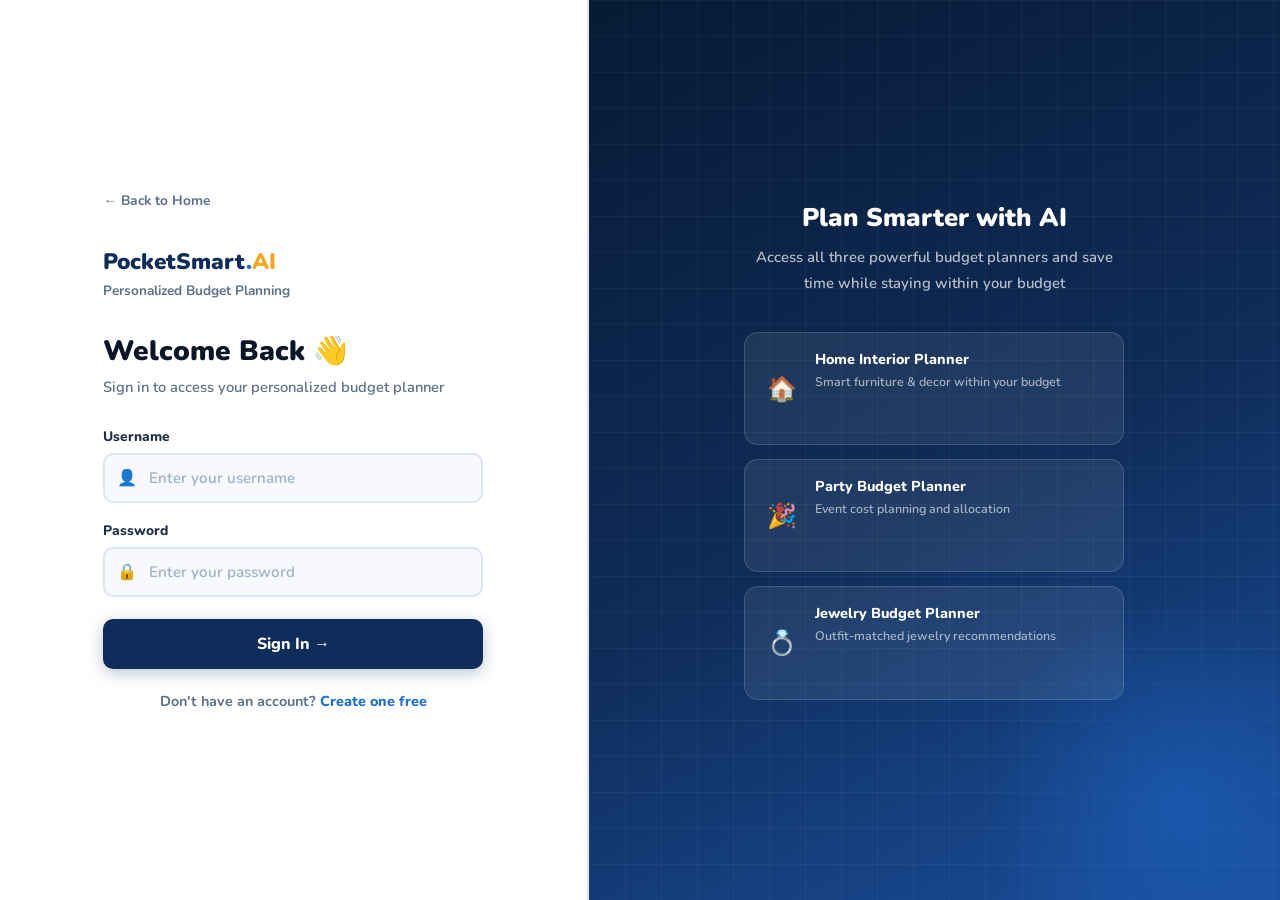
<file: frontend/templates/login.html>
<!DOCTYPE html>
<html lang="en">
<head>
  <meta charset="UTF-8"/>
  <meta name="viewport" content="width=device-width, initial-scale=1.0"/>
  <title>PocketSmart AI – Sign In</title>
  <link href="https://fonts.googleapis.com/css2?family=Nunito:wght@400;600;700;800;900&display=swap" rel="stylesheet"/>
  <style>
    :root{--navy:#0F2D5A;--navy2:#0A2244;--navy3:#071A35;--blue:#1E6FD9;--blue-lt:#4189E8;--blue-pale:#EEF4FE;--blue-mid:#CCDCFB;--gold:#F5A623;--gold-lt:#FFD07A;--white:#FFFFFF;--off:#F7F9FC;--text:#0A1628;--text2:#1E2E46;--muted:#5C718A;--border:#DDE5F0;--shadow:0 4px 24px rgba(10,34,68,0.09);}
    *{margin:0;padding:0;box-sizing:border-box;}
    body{font-family:'Nunito',sans-serif;color:var(--text);min-height:100vh;display:flex;background:var(--off);}
    a{text-decoration:none;color:inherit;}

    /* LEFT — form panel */
    .left{width:46%;background:var(--white);border-right:2px solid var(--border);display:flex;flex-direction:column;justify-content:center;align-items:center;padding:64px 56px;}
    .left-wrap{width:100%;max-width:380px;}
    .back-link{display:inline-flex;align-items:center;gap:6px;color:var(--muted);font-size:0.86rem;font-weight:700;margin-bottom:36px;transition:color .2s;}
    .back-link:hover{color:var(--navy);}
    .brand{font-size:1.4rem;font-weight:900;color:var(--navy);margin-bottom:4px;}
    .brand .dot{color:var(--blue);}
    .brand .ai{color:var(--gold);}
    .brand-tag{font-size:0.85rem;font-weight:700;color:var(--muted);margin-bottom:32px;}
    .page-title{font-size:1.75rem;font-weight:900;color:var(--text);margin-bottom:6px;}
    .page-sub{font-size:0.92rem;font-weight:600;color:var(--muted);margin-bottom:28px;line-height:1.6;}
    .form-group{margin-bottom:18px;}
    .form-group label{display:block;font-size:0.86rem;font-weight:800;color:var(--text2);margin-bottom:7px;}
    .inp-wrap{position:relative;}
    .inp-icon{position:absolute;left:14px;top:50%;transform:translateY(-50%);font-size:1rem;pointer-events:none;}
    input{width:100%;padding:13px 14px 13px 44px;border:2px solid var(--border);border-radius:10px;font-family:'Nunito',sans-serif;font-size:0.95rem;font-weight:600;color:var(--text);background:var(--off);transition:border-color .2s,box-shadow .2s,background .2s;}
    input:focus{outline:none;border-color:var(--blue);background:var(--white);box-shadow:0 0 0 3px rgba(30,111,217,0.1);}
    input::placeholder{color:#9EB0C8;font-weight:600;}
    .btn-submit{width:100%;padding:14px;background:var(--navy);color:var(--white);border:none;border-radius:10px;font-family:'Nunito',sans-serif;font-size:1rem;font-weight:800;cursor:pointer;box-shadow:0 4px 16px rgba(15,45,90,0.28);transition:all .2s;margin-top:4px;}
    .btn-submit:hover{background:var(--navy2);transform:translateY(-1px);box-shadow:0 6px 22px rgba(15,45,90,0.35);}
    .btn-submit:disabled{opacity:0.6;cursor:not-allowed;transform:none;box-shadow:none;}
    .err-box{background:#FEF2F2;border:2px solid #FECACA;color:#B91C1C;border-radius:10px;padding:10px 14px;font-size:0.88rem;font-weight:700;margin-bottom:16px;display:none;}
    .switch{text-align:center;margin-top:22px;color:var(--muted);font-size:0.9rem;font-weight:700;}
    .switch a{color:var(--blue);font-weight:800;}
    .switch a:hover{color:var(--navy);}

    /* RIGHT — info panel */
    .right{flex:1;background:linear-gradient(155deg,var(--navy3) 0%,var(--navy) 55%,#1A4F9E 100%);display:flex;flex-direction:column;justify-content:center;align-items:center;padding:64px;position:relative;overflow:hidden;}
    .right::before{content:'';position:absolute;inset:0;background-image:linear-gradient(rgba(255,255,255,.04) 1px,transparent 1px),linear-gradient(90deg,rgba(255,255,255,.04) 1px,transparent 1px);background-size:36px 36px;}
    .right-glow{position:absolute;width:400px;height:400px;border-radius:50%;background:radial-gradient(circle,rgba(30,111,217,0.4) 0%,transparent 70%);bottom:-100px;right:-100px;pointer-events:none;}
    .right-inner{position:relative;z-index:1;max-width:380px;text-align:center;}
    .right-inner h2{font-size:1.6rem;font-weight:900;color:var(--white);margin-bottom:10px;}
    .right-inner p{font-size:0.93rem;font-weight:600;color:rgba(255,255,255,0.7);margin-bottom:36px;line-height:1.7;}
    .feat-cards{display:flex;flex-direction:column;gap:14px;text-align:left;}
    .feat-card{background:rgba(255,255,255,0.08);border:1.5px solid rgba(255,255,255,0.15);border-radius:14px;padding:16px 18px;display:flex;align-items:center;gap:14px;transition:background .2s;}
    .feat-card:hover{background:rgba(255,255,255,0.13);}
    .feat-icon{font-size:1.5rem;width:38px;text-align:center;flex-shrink:0;}
    .feat-text h4{font-size:0.9rem;font-weight:800;color:var(--white);margin-bottom:2px;}
    .feat-text p{font-size:0.78rem;font-weight:600;color:rgba(255,255,255,0.6);}

    @media(max-width:768px){.right{display:none;}.left{width:100%;padding:40px 24px;}}
  </style>
</head>
<body>
  <div class="left">
    <div class="left-wrap">
      <a href="/" class="back-link">← Back to Home</a>
      <div class="brand">PocketSmart<span class="dot">.</span><span class="ai">AI</span></div>
      <p class="brand-tag">Personalized Budget Planning</p>
      <h1 class="page-title">Welcome Back 👋</h1>
      <p class="page-sub">Sign in to access your personalized budget planner</p>
      <div class="err-box" id="errBox"></div>
      <form id="loginForm">
        <div class="form-group">
          <label>Username</label>
          <div class="inp-wrap"><span class="inp-icon">👤</span><input type="text" id="username" placeholder="Enter your username" required/></div>
        </div>
        <div class="form-group">
          <label>Password</label>
          <div class="inp-wrap"><span class="inp-icon">🔒</span><input type="password" id="password" placeholder="Enter your password" required/></div>
        </div>
        <button type="submit" class="btn-submit" id="submitBtn">Sign In →</button>
      </form>
      <p class="switch">Don't have an account? <a href="/register">Create one free</a></p>
    </div>
  </div>

  <div class="right">
    <div class="right-glow"></div>
    <div class="right-inner">
      <h2>Plan Smarter with AI</h2>
      <p>Access all three powerful budget planners and save time while staying within your budget</p>
      <div class="feat-cards">
        <div class="feat-card"><div class="feat-icon">🏠</div><div class="feat-text"><h4>Home Interior Planner</h4><p>Smart furniture & decor within your budget</p></div></div>
        <div class="feat-card"><div class="feat-icon">🎉</div><div class="feat-text"><h4>Party Budget Planner</h4><p>Event cost planning and allocation</p></div></div>
        <div class="feat-card"><div class="feat-icon">💍</div><div class="feat-text"><h4>Jewelry Budget Planner</h4><p>Outfit-matched jewelry recommendations</p></div></div>
      </div>
    </div>
  </div>

  <script>
    if (new URLSearchParams(location.search).get('expired')) { const b = document.getElementById('errBox'); b.textContent = 'Your session ended. Please sign in again.'; b.style.display = 'block'; }
    document.getElementById('loginForm').addEventListener('submit', async (e) => {
      e.preventDefault();
      const eb = document.getElementById('errBox'), btn = document.getElementById('submitBtn');
      btn.textContent = 'Signing in...'; btn.disabled = true; eb.style.display = 'none';
      try {
        const fd = new FormData();
        fd.append('username', document.getElementById('username').value);
        fd.append('password', document.getElementById('password').value);
        const res = await fetch('/token', {method:'POST', body:fd, credentials:'same-origin'});
        const data = await res.json();
        if (res.ok) {
          localStorage.removeItem('token');
          localStorage.setItem('username', document.getElementById('username').value);
          window.location.href = '/dashboard';
        } else {
          eb.textContent = data.detail || 'Invalid username or password';
          eb.style.display = 'block';
          btn.textContent = 'Sign In →'; btn.disabled = false;
        }
      } catch { eb.textContent = 'Connection error. Please try again.'; eb.style.display = 'block'; btn.textContent = 'Sign In →'; btn.disabled = false; }
    });
  </script>
</body>
</html>
</file>
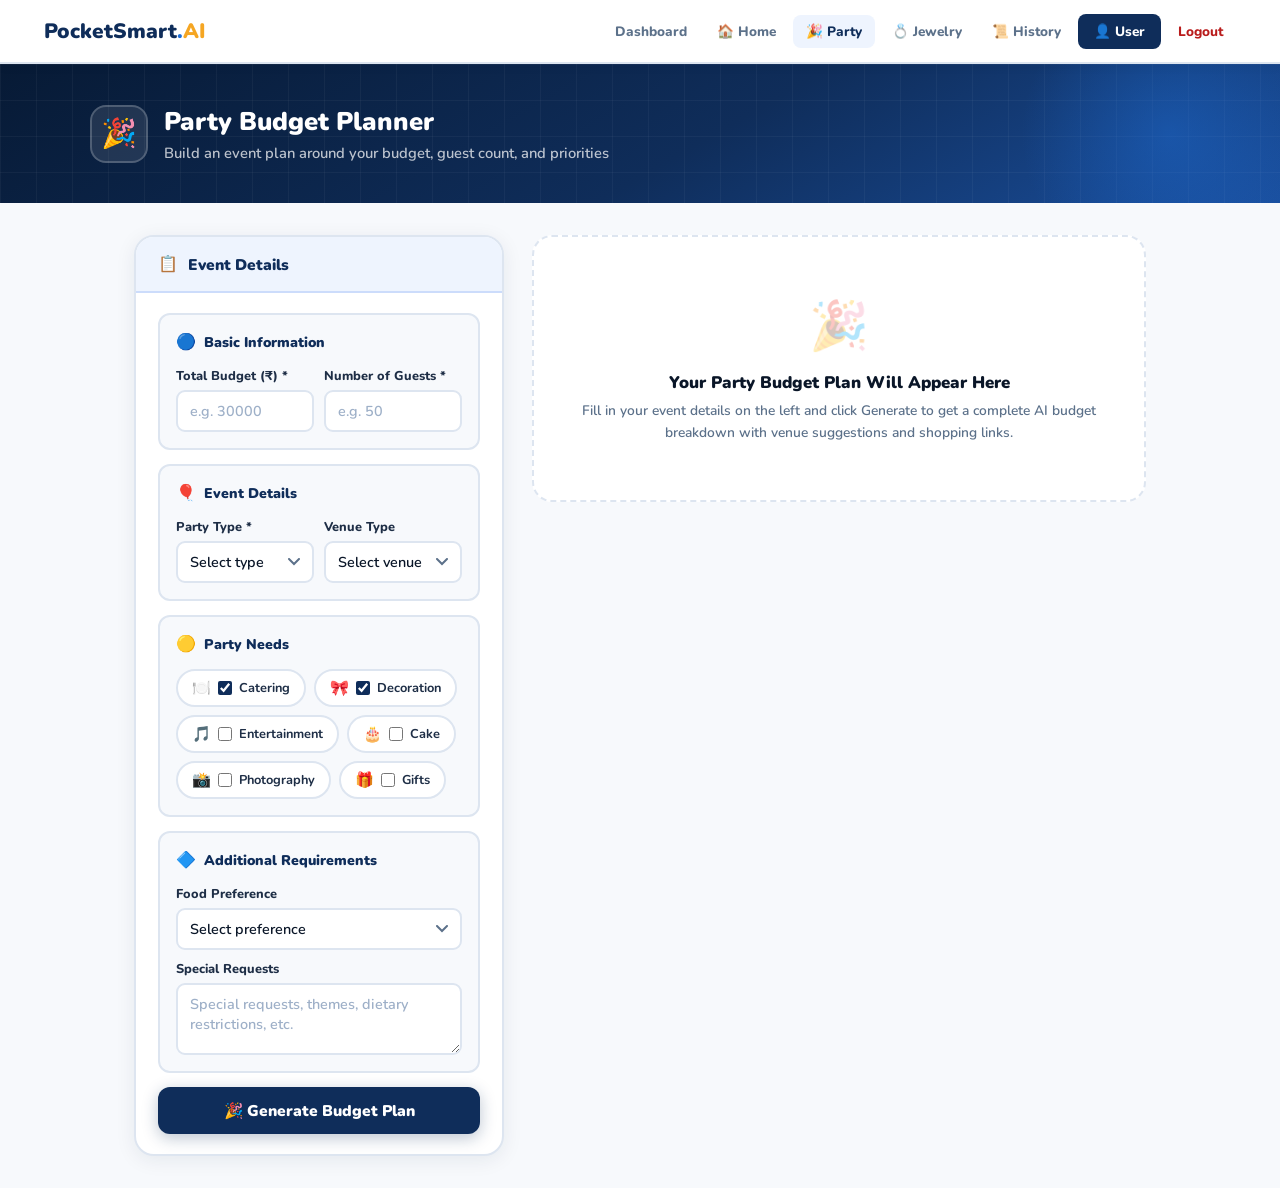
<file: frontend/templates/party_planner.html>
<!DOCTYPE html>
<html lang="en">
<head>
  <meta charset="UTF-8"/>
  <meta name="viewport" content="width=device-width, initial-scale=1.0"/>
  <title>PocketSmart AI – Party Budget Planner</title>
  <link href="https://fonts.googleapis.com/css2?family=Nunito:wght@400;600;700;800;900&display=swap" rel="stylesheet"/>
  <style>
    :root{--navy:#0F2D5A;--navy2:#0A2244;--navy3:#071A35;--blue:#1E6FD9;--blue-lt:#4189E8;--blue-pale:#EEF4FE;--blue-mid:#CCDCFB;--gold:#F5A623;--gold-lt:#FFD07A;--white:#FFFFFF;--off:#F7F9FC;--text:#0A1628;--text2:#1E2E46;--muted:#5C718A;--border:#DDE5F0;--shadow:0 4px 20px rgba(10,34,68,0.08);--shadow2:0 8px 36px rgba(10,34,68,0.14);}
    *{margin:0;padding:0;box-sizing:border-box;}
    body{font-family:'Nunito',sans-serif;color:var(--text);background:var(--off);min-height:100vh;}
    a{text-decoration:none;color:inherit;}
    nav{background:var(--white);border-bottom:2px solid var(--border);height:64px;padding:0 44px;display:flex;align-items:center;justify-content:space-between;position:sticky;top:0;z-index:100;box-shadow:0 2px 10px rgba(10,34,68,0.07);}
    .nav-logo{font-size:1.3rem;font-weight:900;color:var(--navy);}
    .nav-logo .dot{color:var(--blue);}
    .nav-logo .ai{color:var(--gold);}
    .nav-right{display:flex;align-items:center;gap:4px;}
    .nl{padding:7px 13px;border-radius:8px;font-size:0.85rem;font-weight:800;color:var(--muted);transition:all .2s;}
    .nl:hover{background:var(--blue-pale);color:var(--navy);}
    .nl.active{background:var(--blue-pale);color:var(--navy);}
    .nl.danger{color:#B91C1C;}
    .nl.danger:hover{background:#FEF2F2;}
    .user-chip{background:var(--navy);color:var(--white);padding:8px 16px;border-radius:8px;font-size:0.85rem;font-weight:800;}
    .page-header{background:linear-gradient(150deg,var(--navy3) 0%,var(--navy) 55%,#1A4F9E 100%);padding:40px 44px;position:relative;overflow:hidden;}
    .page-header::before{content:'';position:absolute;inset:0;background-image:linear-gradient(rgba(255,255,255,.04) 1px,transparent 1px),linear-gradient(90deg,rgba(255,255,255,.04) 1px,transparent 1px);background-size:36px 36px;}
    .ph-glow{position:absolute;width:300px;height:300px;border-radius:50%;background:radial-gradient(circle,rgba(30,111,217,0.4) 0%,transparent 70%);right:-40px;top:-80px;pointer-events:none;}
    .ph-inner{max-width:1100px;margin:0 auto;position:relative;z-index:1;display:flex;align-items:center;gap:16px;}
    .ph-icon{width:58px;height:58px;border-radius:16px;background:rgba(255,255,255,0.1);border:2px solid rgba(255,255,255,0.2);display:flex;align-items:center;justify-content:center;font-size:1.8rem;flex-shrink:0;}
    .ph-text h1{font-size:1.6rem;font-weight:900;color:var(--white);margin-bottom:4px;}
    .ph-text p{font-size:0.92rem;font-weight:600;color:rgba(255,255,255,0.72);}
    main{max-width:1100px;margin:0 auto;padding:32px 44px;}
    .layout{display:grid;grid-template-columns:370px 1fr;gap:28px;align-items:start;}

    /* FORM */
    .form-card{background:var(--white);border:2px solid var(--border);border-radius:20px;box-shadow:var(--shadow);overflow:hidden;position:sticky;top:84px;}
    .fch{background:var(--blue-pale);border-bottom:2px solid var(--blue-mid);padding:16px 22px;display:flex;align-items:center;gap:10px;}
    .fch h2{font-size:0.97rem;font-weight:900;color:var(--navy);}
    .fch .sec-icon{font-size:1rem;}
    .form-body{padding:20px 22px;}
    .fsec{background:var(--off);border:2px solid var(--border);border-radius:12px;padding:16px;margin-bottom:14px;}
    .fsec-title{display:flex;align-items:center;gap:8px;font-size:0.88rem;font-weight:900;color:var(--navy);margin-bottom:14px;}
    .fsec-title span{font-size:1rem;}
    .frow{display:grid;grid-template-columns:1fr 1fr;gap:10px;margin-bottom:10px;}
    .frow:last-child{margin-bottom:0;}
    .fgroup{display:flex;flex-direction:column;gap:5px;}
    .fgroup.full{grid-column:1/-1;}
    label{font-size:0.8rem;font-weight:800;color:var(--text2);}
    input,select,textarea{width:100%;padding:9px 12px;border:2px solid var(--border);border-radius:9px;font-family:'Nunito',sans-serif;font-size:0.9rem;font-weight:600;color:var(--text);background:var(--white);transition:border-color .2s,box-shadow .2s;}
    input:focus,select:focus,textarea:focus{outline:none;border-color:var(--blue);box-shadow:0 0 0 3px rgba(30,111,217,0.1);}
    input::placeholder,textarea::placeholder{color:#9EB0C8;font-weight:600;}
    select{cursor:pointer;appearance:none;background-image:url("data:image/svg+xml,%3Csvg xmlns='http://www.w3.org/2000/svg' width='12' height='8' viewBox='0 0 12 8'%3E%3Cpath d='M1 1l5 5 5-5' stroke='%235C718A' stroke-width='2' fill='none' stroke-linecap='round'/%3E%3C/svg%3E");background-repeat:no-repeat;background-position:right 12px center;padding-right:32px;}
    textarea{resize:vertical;min-height:72px;}
    .needs-grid{display:flex;flex-wrap:wrap;gap:8px;}
    .need-item{display:flex;align-items:center;gap:7px;background:var(--white);border:2px solid var(--border);border-radius:30px;padding:7px 14px;cursor:pointer;transition:all .2s;user-select:none;}
    .need-item:hover{border-color:var(--blue-mid);}
    .need-item input[type=checkbox]{width:14px;height:14px;accent-color:var(--navy);cursor:pointer;padding:0;flex-shrink:0;}
    .need-item label{font-size:0.8rem;font-weight:700;color:var(--text2);cursor:pointer;margin:0;}
    .need-item .ni{font-size:0.95rem;}
    .btn-gen{width:100%;padding:13px;background:var(--navy);color:var(--white);border:none;border-radius:12px;font-family:'Nunito',sans-serif;font-size:0.97rem;font-weight:900;cursor:pointer;box-shadow:0 4px 16px rgba(15,45,90,0.28);transition:all .2s;display:flex;align-items:center;justify-content:center;gap:8px;margin-top:4px;}
    .btn-gen:hover{background:var(--navy2);transform:translateY(-1px);}
    .btn-gen:disabled{opacity:0.6;cursor:not-allowed;transform:none;box-shadow:none;}

    /* STATES */
    .res-empty{background:var(--white);border:2px dashed var(--border);border-radius:20px;padding:56px 28px;text-align:center;}
    .re-icon{font-size:3rem;margin-bottom:12px;opacity:0.3;}
    .re-title{font-size:1.05rem;font-weight:900;color:var(--text);margin-bottom:6px;}
    .re-sub{font-size:0.86rem;font-weight:600;color:var(--muted);line-height:1.6;}
    .loading{display:none;background:var(--white);border:2px solid var(--border);border-radius:20px;padding:56px 28px;text-align:center;}
    .spinner{width:44px;height:44px;border:4px solid var(--blue-mid);border-top-color:var(--navy);border-radius:50%;animation:spin .8s linear infinite;margin:0 auto 16px;}
    @keyframes spin{to{transform:rotate(360deg);}}
    .loading p{font-size:0.92rem;font-weight:700;color:var(--muted);}

    /* RESULT */
    .result-wrap{display:none;}
    .res-topbar{background:linear-gradient(135deg,var(--navy) 0%,var(--blue) 100%);border-radius:16px;padding:16px 22px;display:flex;align-items:center;justify-content:space-between;margin-bottom:14px;}
    .res-topbar h2{font-size:1rem;font-weight:900;color:var(--white);}
    .res-topbar p{font-size:0.78rem;color:rgba(255,255,255,0.7);font-weight:600;margin-top:3px;}
    .res-topbar-right{display:flex;align-items:center;gap:10px;}
    .res-badge{background:rgba(255,255,255,0.15);border:1.5px solid rgba(255,255,255,0.25);color:var(--gold-lt);padding:5px 13px;border-radius:20px;font-size:0.74rem;font-weight:800;white-space:nowrap;}
    .print-btn{background:white;color:var(--navy);border:none;padding:7px 14px;border-radius:8px;font-family:'Nunito',sans-serif;font-size:0.78rem;font-weight:800;cursor:pointer;display:flex;align-items:center;gap:5px;transition:opacity .2s;}
    .print-btn:hover{opacity:0.85;}

    /* Budget total line */
    .budget-line{background:var(--white);border:2px solid var(--border);border-radius:12px;padding:12px 18px;margin-bottom:12px;display:flex;align-items:center;justify-content:space-between;box-shadow:var(--shadow);}
    .bl-label{font-size:0.88rem;font-weight:800;color:var(--navy);}
    .bl-val{font-size:1.1rem;font-weight:900;color:var(--blue);}

    /* Category section */
    .cat-section{background:var(--white);border:2px solid var(--border);border-radius:14px;overflow:hidden;margin-bottom:10px;box-shadow:var(--shadow);}
    .cat-head{padding:11px 16px;display:flex;align-items:center;gap:10px;background:var(--blue-pale);border-bottom:2px solid var(--blue-mid);}
    .cat-icon{font-size:1rem;width:28px;height:28px;border-radius:50%;background:var(--navy);display:flex;align-items:center;justify-content:center;}
    .cat-name{font-size:0.92rem;font-weight:900;color:var(--navy);flex:1;}
    .cat-alloc{font-size:0.88rem;font-weight:900;color:var(--blue);}
    .cat-items{padding:0;}
    .cat-item{padding:12px 16px;border-bottom:1px solid var(--border);}
    .cat-item:last-child{border-bottom:none;}
    .ci-top{display:flex;align-items:flex-start;justify-content:space-between;margin-bottom:4px;}
    .ci-name{font-size:0.9rem;font-weight:800;color:var(--navy);}
    .ci-price{font-size:0.9rem;font-weight:900;color:var(--blue);white-space:nowrap;margin-left:10px;}
    .ci-desc{font-size:0.81rem;color:var(--muted);font-weight:600;margin-bottom:7px;line-height:1.45;}
    .shop-row{display:flex;align-items:center;gap:6px;flex-wrap:wrap;}
    .shop-lbl{font-size:0.74rem;font-weight:800;color:var(--muted);}
    .sbtn{display:inline-flex;align-items:center;gap:3px;font-size:0.7rem;font-weight:800;padding:3px 9px;border-radius:6px;border:1.5px solid;transition:all .15s;white-space:nowrap;}
    .s-amazon{background:#FFF8E7;color:#B45309;border-color:#FDE68A;}
    .s-amazon:hover{background:#FDE68A;}
    .s-flipkart{background:#EEF4FE;color:#1D4ED8;border-color:#BFDBFE;}
    .s-flipkart:hover{background:#BFDBFE;}
    .s-swiggy{background:#FFF7ED;color:#C2410C;border-color:#FED7AA;}
    .s-swiggy:hover{background:#FED7AA;}
    .s-zomato{background:#FEF2F2;color:#B91C1C;border-color:#FECACA;}
    .s-zomato:hover{background:#FECACA;}
    .s-oyo{background:#F0FDF4;color:#166534;border-color:#BBF7D0;}
    .s-oyo:hover{background:#BBF7D0;}
    .s-booking{background:#EEF4FE;color:#1E3A8A;border-color:#BFDBFE;}
    .s-other{background:var(--off);color:var(--muted);border-color:var(--border);}

    /* Budget summary footer */
    .bsum-footer{background:var(--white);border:2px solid var(--border);border-radius:14px;padding:14px 18px;margin-bottom:10px;box-shadow:var(--shadow);}
    .bsf-row{display:flex;justify-content:space-between;align-items:center;padding:5px 0;border-bottom:1px solid var(--border);}
    .bsf-row:last-child{border-bottom:none;padding-top:8px;}
    .bsf-label{font-size:0.86rem;font-weight:700;color:var(--muted);}
    .bsf-val{font-size:0.9rem;font-weight:900;color:var(--navy);}
    .bsf-row.total .bsf-label{font-weight:900;color:var(--navy);font-size:0.9rem;}
    .bsf-row.total .bsf-val{color:var(--blue);font-size:1rem;}
    .bsf-row.remaining .bsf-val{color:#15803D;}

    /* Venue suggestions */
    .venue-card{background:var(--white);border:2px solid var(--border);border-radius:14px;overflow:hidden;margin-bottom:10px;box-shadow:var(--shadow);}
    .vc-head{padding:11px 16px;background:var(--blue-pale);border-bottom:2px solid var(--blue-mid);display:flex;align-items:center;gap:8px;}
    .vc-head span{font-size:1rem;}
    .vc-head h3{font-size:0.92rem;font-weight:900;color:var(--navy);}
    .vc-body{padding:14px 16px;}
    .venue-item{display:flex;justify-content:space-between;align-items:flex-start;padding:8px 0;border-bottom:1px solid var(--border);}
    .venue-item:last-child{border-bottom:none;}
    .vi-name{font-size:0.88rem;font-weight:800;color:var(--navy);}
    .vi-price{font-size:0.88rem;font-weight:900;color:var(--blue);}
    .vi-meta{font-size:0.78rem;color:var(--muted);font-weight:600;margin-top:3px;}
    .vi-links{display:flex;gap:5px;margin-top:6px;flex-wrap:wrap;}

    /* Tips */
    .tips-card{background:var(--white);border:2px solid var(--border);border-radius:14px;overflow:hidden;margin-bottom:10px;box-shadow:var(--shadow);display:none;}
    .tips-head{background:linear-gradient(135deg,var(--navy) 0%,var(--navy2) 100%);padding:11px 16px;display:flex;align-items:center;gap:8px;}
    .tips-head span{font-size:1rem;}
    .tips-head h3{font-size:0.92rem;font-weight:900;color:var(--white);}
    .tips-body{padding:12px 16px;}
    .tip-row{display:flex;align-items:flex-start;gap:9px;padding:7px 0;border-bottom:1px solid var(--border);}
    .tip-row:last-child{border-bottom:none;padding-bottom:0;}
    .tip-dot{width:18px;height:18px;border-radius:50%;background:var(--blue-pale);border:2px solid var(--blue-mid);display:flex;align-items:center;justify-content:center;font-size:0.6rem;color:var(--blue);font-weight:900;flex-shrink:0;margin-top:2px;}
    .tip-txt{font-size:0.84rem;font-weight:600;color:var(--text2);line-height:1.5;}

    .res-actions{display:flex;gap:10px;margin-top:4px;}
    .btn-new{background:var(--navy);color:var(--white);padding:10px 22px;border-radius:10px;font-weight:800;font-size:0.86rem;border:none;cursor:pointer;font-family:'Nunito',sans-serif;transition:background .2s;}
    .btn-new:hover{background:var(--navy2);}
    .btn-copy{background:var(--white);color:var(--text2);padding:10px 22px;border-radius:10px;font-weight:800;font-size:0.86rem;border:2px solid var(--border);cursor:pointer;font-family:'Nunito',sans-serif;transition:all .2s;}
    .btn-copy:hover{border-color:var(--navy);color:var(--navy);}

    @media(max-width:900px){nav{height:auto;min-height:64px;padding:8px 16px;flex-wrap:wrap;row-gap:8px;}.nav-right{flex:1 1 200px;flex-wrap:wrap;justify-content:flex-end;gap:2px;}main{padding:20px 16px;}.layout{grid-template-columns:1fr;}.form-card{position:static;}.page-header{padding:28px 20px;}}
  </style>
</head>
<body>

<nav>
  <div class="nav-logo">PocketSmart<span class="dot">.</span><span class="ai">AI</span></div>
  <div class="nav-right">
    <a href="/dashboard" class="nl">Dashboard</a>
    <a href="/home-planner" class="nl">🏠 Home</a>
    <a href="/party-planner" class="nl active">🎉 Party</a>
    <a href="/jewelry-planner" class="nl">💍 Jewelry</a>
    <a href="/history" class="nl">📜 History</a>
    <span class="user-chip" id="userChip">👤 User</span>
    <a href="/logout" class="nl danger">Logout</a>
  </div>
</nav>

<div class="page-header">
  <div class="ph-glow"></div>
  <div class="ph-inner">
    <div class="ph-icon">🎉</div>
    <div class="ph-text">
      <h1>Party Budget Planner</h1>
      <p>Build an event plan around your budget, guest count, and priorities</p>
    </div>
  </div>
</div>

<main>
  <div class="layout">

    <!-- FORM -->
    <div class="form-card">
      <div class="fch"><span class="sec-icon">📋</span><h2>Event Details</h2></div>
      <div class="form-body">

        <div class="fsec">
          <div class="fsec-title"><span>🔵</span> Basic Information</div>
          <div class="frow">
            <div class="fgroup"><label>Total Budget (₹) *</label><input type="number" id="budget" placeholder="e.g. 30000" min="500"/></div>
            <div class="fgroup"><label>Number of Guests *</label><input type="number" id="guests" placeholder="e.g. 50" min="1"/></div>
          </div>
        </div>

        <div class="fsec">
          <div class="fsec-title"><span>🎈</span> Event Details</div>
          <div class="frow">
            <div class="fgroup">
              <label>Party Type *</label>
              <select id="eventType">
                <option value="">Select type</option>
                <option>Birthday Party</option>
                <option>Wedding Reception</option>
                <option>Engagement Ceremony</option>
                <option>Anniversary Celebration</option>
                <option>Baby Shower</option>
                <option>House Warming</option>
                <option>Corporate Event</option>
                <option>Festival Celebration</option>
                <option>Graduation Party</option>
              </select>
            </div>
            <div class="fgroup">
              <label>Venue Type</label>
              <select id="location">
                <option value="">Select venue</option>
                <option>Home</option>
                <option>Banquet Hall</option>
                <option>Hotel</option>
                <option>Outdoor / Garden</option>
                <option>Restaurant</option>
                <option>OYO / Resort</option>
              </select>
            </div>
          </div>
        </div>

        <div class="fsec">
          <div class="fsec-title"><span>🟡</span> Party Needs</div>
          <div class="needs-grid">
            <div class="need-item"><span class="ni">🍽️</span><input type="checkbox" id="n_food" value="Catering" checked/><label for="n_food">Catering</label></div>
            <div class="need-item"><span class="ni">🎀</span><input type="checkbox" id="n_decor" value="Decoration" checked/><label for="n_decor">Decoration</label></div>
            <div class="need-item"><span class="ni">🎵</span><input type="checkbox" id="n_ent" value="Entertainment"/><label for="n_ent">Entertainment</label></div>
            <div class="need-item"><span class="ni">🎂</span><input type="checkbox" id="n_cake" value="Cake & Sweets"/><label for="n_cake">Cake</label></div>
            <div class="need-item"><span class="ni">📸</span><input type="checkbox" id="n_photo" value="Photography"/><label for="n_photo">Photography</label></div>
            <div class="need-item"><span class="ni">🎁</span><input type="checkbox" id="n_gifts" value="Return Gifts"/><label for="n_gifts">Gifts</label></div>
          </div>
        </div>

        <div class="fsec">
          <div class="fsec-title"><span>🔷</span> Additional Requirements</div>
          <div class="frow">
            <div class="fgroup full">
              <label>Food Preference</label>
              <select id="foodPref">
                <option value="">Select preference</option>
                <option>Vegetarian Only</option>
                <option>Non-Vegetarian</option>
                <option>Both Veg & Non-Veg</option>
              </select>
            </div>
          </div>
          <div class="frow">
            <div class="fgroup full">
              <label>Special Requests</label>
              <textarea id="notes" placeholder="Special requests, themes, dietary restrictions, etc."></textarea>
            </div>
          </div>
        </div>

        <button class="btn-gen" id="genBtn" onclick="generate()">🎉 Generate Budget Plan</button>
      </div>
    </div>

    <!-- RESULT PANEL -->
    <div id="resultPanel">
      <div class="res-empty" id="emptyState">
        <div class="re-icon">🎉</div>
        <div class="re-title">Your Party Budget Plan Will Appear Here</div>
        <p class="re-sub">Fill in your event details on the left and click Generate to get a complete AI budget breakdown with venue suggestions and shopping links.</p>
      </div>
      <div class="loading" id="loadingState">
        <div class="spinner"></div>
        <p>Creating your personalized party budget plan...</p>
      </div>
      <div class="result-wrap" id="resultWrap">

        <div class="res-topbar">
          <div><h2>🎉 Your Party Budget Plan</h2><p id="resMeta">Party</p></div>
          <div class="res-topbar-right">
            <button class="print-btn" onclick="window.print()">🖨️ Print/Save</button>
            <div class="res-badge" id="resultSource">Budget recommendation</div>
          </div>
        </div>

        <div class="budget-line">
          <span class="bl-label">💰 Budget:</span>
          <span class="bl-val" id="blVal">—</span>
        </div>

        <div id="catSections"></div>

        <div class="bsum-footer" id="bsumFooter">
          <div class="bsf-row total"><span class="bsf-label">Total Budget</span><span class="bsf-val" id="bsfTotal">—</span></div>
          <div class="bsf-row"><span class="bsf-label">Allocated</span><span class="bsf-val" id="bsfAlloc">—</span></div>
          <div class="bsf-row remaining"><span class="bsf-label">Remaining</span><span class="bsf-val" id="bsfRemain">—</span></div>
        </div>

        <div class="venue-card" id="venueCard" style="display:none">
          <div class="vc-head"><span>📍</span><h3>Venue Suggestions</h3></div>
          <div class="vc-body" id="venueBody"></div>
        </div>

        <div class="tips-card" id="tipsCard">
          <div class="tips-head"><span>💡</span><h3>Additional Suggestions</h3></div>
          <div class="tips-body" id="tipsBody"></div>
        </div>

        <div class="res-actions">
          <button class="btn-new" onclick="resetForm()">+ New Plan</button>
          <button class="btn-copy" id="copyBtn" onclick="copyResult()">📋 Copy All</button>
        </div>
      </div>
    </div>

  </div>
</main>

<script>
  document.getElementById('userChip').textContent = '👤 ' + (localStorage.getItem('username') || 'User');

  function escapeHTML(value) {
    return String(value ?? '').replace(/[&<>"']/g, char => ({'&':'&amp;','<':'&lt;','>':'&gt;','"':'&quot;',"'":'&#39;'}[char]));
  }

  function getChecked(ids) { return ids.map(id => document.getElementById(id)).filter(c => c && c.checked).map(c => c.value); }
  function fmt(n) { return '\u20b9' + Number(n).toLocaleString('en-IN'); }

  const SHOP = {
    'Swiggy':   { lbl: '\uD83D\uDECD Swiggy',   cls: 's-swiggy',   u: 'https://www.swiggy.com/search?query=' },
    'Zomato':   { lbl: '\uD83C\uDF7D Zomato',   cls: 's-zomato',   u: 'https://www.zomato.com/search?q=' },
    'Amazon':   { lbl: '\uD83D\uDECD Amazon',   cls: 's-amazon',   u: 'https://www.amazon.in/s?k=' },
    'Flipkart': { lbl: '\uD83D\uDED2 Flipkart', cls: 's-flipkart', u: 'https://www.flipkart.com/search?q=' },
    'OYO':      { lbl: '\uD83C\uDFE8 OYO',      cls: 's-oyo',      u: 'https://www.oyorooms.com/search?location=' },
    'Booking':  { lbl: '\uD83C\uDFE8 Booking',  cls: 's-booking',  u: 'https://www.booking.com/searchresults.html?ss=' },
  };

  function shopBtns(name, platforms) {
    const q = encodeURIComponent(name);
    return platforms.map(p => {
      const s = SHOP[p] || { lbl: p, cls: 's-other', u: '#' };
      return `<a href="${s.u}${q}" target="_blank" rel="noopener noreferrer" class="sbtn ${escapeHTML(s.cls)}">${escapeHTML(s.lbl)}</a>`;
    }).join('');
  }


  // Prefer the whitelisted links built by the server; fall back to client search links.
  function serverLinks(item) {
    const links = item && item.shopping_links;
    if (!links || typeof links !== 'object') return '';
    return Object.entries(links).filter(([, url]) => /^https:\/\//.test(url)).map(([name, url]) =>
      `<a href="${escapeHTML(url)}" target="_blank" rel="noopener noreferrer" class="sbtn s-${escapeHTML(name.toLowerCase())}">${escapeHTML(name)}</a>`).join('');
  }

  function renderResults(data, budget, platforms) {
    const plat = platforms.length ? platforms : ['Swiggy', 'Zomato', 'Amazon', 'Flipkart'];
    document.getElementById('blVal').textContent = fmt(budget);

    const cats = data.categories || [];
    const container = document.getElementById('catSections');
    container.innerHTML = '';
    let totalAlloc = 0;

    cats.forEach(cat => {
      totalAlloc += Number(cat.allocation) || 0;
      const items = (cat.items || []).map(item => `
        <div class="cat-item">
          <div class="ci-top">
            <span class="ci-name">${escapeHTML(item.name)}</span>
            <span class="ci-price">${fmt(item.price)}</span>
          </div>
          <div class="ci-desc">${escapeHTML(item.description)}</div>
          <div class="shop-row">
            <span class="shop-lbl">Shop on:</span>
            ${serverLinks(item) || shopBtns(item.name, plat)}
          </div>
        </div>`).join('');

      container.innerHTML += `
        <div class="cat-section">
          <div class="cat-head">
            <span class="cat-icon">${escapeHTML(cat.icon || '📦')}</span>
            <span class="cat-name">${escapeHTML(cat.name)}</span>
            <span class="cat-alloc">${fmt(cat.allocation)}</span>
          </div>
          <div class="cat-items">${items}</div>
        </div>`;
    });

    // Budget summary footer
    document.getElementById('bsfTotal').textContent  = fmt(budget);
    document.getElementById('bsfAlloc').textContent  = fmt(totalAlloc);
    document.getElementById('bsfRemain').textContent = fmt(Math.max(0, budget - totalAlloc));

    // Venue suggestions
    if (data.venues && data.venues.length) {
      document.getElementById('venueCard').style.display = 'block';
      document.getElementById('venueBody').innerHTML = data.venues.map(v => `
        <div class="venue-item">
          <div>
            <div class="vi-name">${escapeHTML(v.name)}</div>
            <div class="vi-meta">${v.type ? '● Type: ' + escapeHTML(v.type) : ''} ${v.location ? '📍 ' + escapeHTML(v.location) : ''}</div>
            <div class="vi-links">
              ${serverLinks({shopping_links: v.search_links}) || shopBtns(v.name, ['OYO', 'Booking'])}
            </div>
          </div>
          <div class="vi-price">${v.cost !== undefined ? fmt(v.cost) : ''}</div>
        </div>`).join('');
    }

    // Tips
    if (data.tips && data.tips.length) {
      document.getElementById('tipsCard').style.display = 'block';
      document.getElementById('tipsBody').innerHTML = data.tips.map(t =>
        `<div class="tip-row"><div class="tip-dot">✓</div><div class="tip-txt">${escapeHTML(t)}</div></div>`
      ).join('');
    }
  }

  async function generate() {
    const budget    = document.getElementById('budget').value;
    const guests    = document.getElementById('guests').value;
    const eventType = document.getElementById('eventType').value;
    const location  = document.getElementById('location').value;
    const foodPref  = document.getElementById('foodPref').value;
    const notes     = document.getElementById('notes').value;
    const needs     = getChecked(['n_food','n_decor','n_ent','n_cake','n_photo','n_gifts']);

    if (!budget || !guests || !eventType) { alert('Please fill in Budget, Guests, and Party Type.'); return; }

    document.getElementById('emptyState').style.display   = 'none';
    document.getElementById('resultWrap').style.display   = 'none';
    document.getElementById('loadingState').style.display = 'block';
    document.getElementById('genBtn').disabled = true;
    document.getElementById('venueCard').style.display    = 'none';
    document.getElementById('tipsCard').style.display     = 'none';

    try {
      const res = await fetch('/generate-party', {
        method: 'POST',
        headers: { 'Content-Type': 'application/json' },
        body: JSON.stringify({ budget: parseInt(budget), event_type: eventType, guests, location, food_preference: foodPref, includes: needs, notes })
      });
      const raw = await res.json();
      document.getElementById('loadingState').style.display = 'none';
      document.getElementById('resultSource').textContent = raw.source === 'gemini' ? '✦ Gemini recommendation' : 'Offline recommendation';

      const recText = raw.recommendations || raw.result || raw.response || '';
      let parsed = null;
      const jm = recText.match(/```json\s*([\s\S]*?)\s*```/) || recText.match(/(\{[\s\S]*"categories"[\s\S]*\})/);
      if (jm) { try { parsed = JSON.parse(jm[1]); } catch(e){} }

      document.getElementById('resMeta').textContent = `\u20b9${parseInt(budget).toLocaleString('en-IN')} \u00b7 ${eventType} \u00b7 ${guests} guests`;

      if (parsed && parsed.categories) {
        const plat = needs.includes('Catering') ? ['Swiggy','Zomato','Amazon','Flipkart'] : ['Amazon','Flipkart'];
        renderResults(parsed, parseInt(budget), plat);
      } else if (recText) {
        document.getElementById('catSections').innerHTML = `<div style="background:white;border:2px solid var(--border);border-radius:14px;padding:20px;line-height:1.8;font-size:0.91rem;">${mdToHtml(recText)}</div>`;
        document.getElementById('blVal').textContent = fmt(parseInt(budget));
        document.getElementById('bsfTotal').textContent = fmt(parseInt(budget));
        document.getElementById('bsfAlloc').textContent = '—';
        document.getElementById('bsfRemain').textContent = '—';
      } else {
        alert('Error: ' + (typeof raw.detail === 'string' ? raw.detail : JSON.stringify(raw)));
        document.getElementById('emptyState').style.display = 'block';
        document.getElementById('genBtn').disabled = false;
        return;
      }
      document.getElementById('resultWrap').style.display = 'block';
    } catch(err) {
      document.getElementById('loadingState').style.display = 'none';
      document.getElementById('emptyState').style.display  = 'block';
      alert('Connection error: ' + err.message);
    }
    document.getElementById('genBtn').disabled = false;
  }

  function mdToHtml(t) {
    return escapeHTML(t)
      .replace(/^### (.+)$/gm,'<h3 style="color:var(--navy);font-weight:900;margin:12px 0 6px">$1</h3>')
      .replace(/^## (.+)$/gm,'<h2 style="color:var(--navy);font-weight:900;margin:14px 0 7px">$1</h2>')
      .replace(/\*\*(.+?)\*\*/g,'<strong style="color:var(--navy)">$1</strong>')
      .replace(/^- (.+)$/gm,'<li style="margin-bottom:4px">$1</li>')
      .replace(/(<li[^>]*>.*<\/li>\n?)+/g,s=>`<ul style="padding-left:20px;margin:8px 0">${s}</ul>`)
      .replace(/\n\n/g,'<br/><br/>');
  }

  function resetForm() {
    document.getElementById('resultWrap').style.display = 'none';
    document.getElementById('emptyState').style.display = 'block';
    document.getElementById('catSections').innerHTML    = '';
    document.getElementById('tipsCard').style.display   = 'none';
    document.getElementById('venueCard').style.display  = 'none';
    ['budget','guests','eventType','location','foodPref','notes'].forEach(id => { const e = document.getElementById(id); if(e) e.value=''; });
  }

  function copyResult() {
    const lines = [];
    document.querySelectorAll('.cat-section').forEach(c => {
      lines.push(c.querySelector('.cat-name').textContent + ' — ' + c.querySelector('.cat-alloc').textContent);
      c.querySelectorAll('.cat-item').forEach(i => {
        lines.push('  • ' + i.querySelector('.ci-name').textContent + ' — ' + i.querySelector('.ci-price').textContent);
      });
    });
    document.querySelectorAll('.tip-txt').forEach(t => lines.push('💡 ' + t.textContent));
    navigator.clipboard.writeText(lines.join('\n')).then(() => {
      const btn = document.getElementById('copyBtn');
      btn.textContent = '✅ Copied!';
      setTimeout(() => btn.textContent = '📋 Copy All', 2000);
    });
  }
</script>
</body>
</html>
</file>
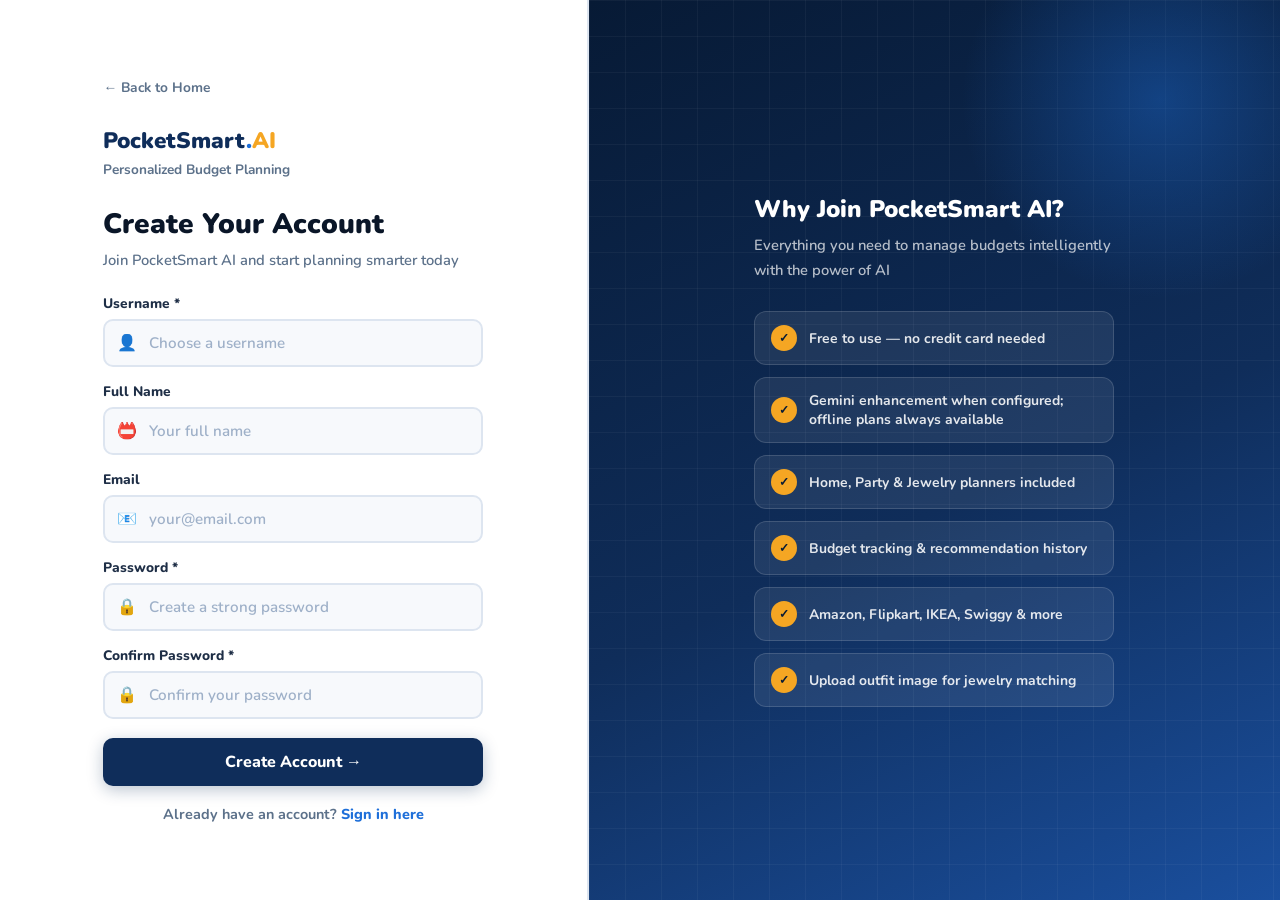
<file: frontend/templates/register.html>
<!DOCTYPE html>
<html lang="en">
<head>
  <meta charset="UTF-8"/>
  <meta name="viewport" content="width=device-width, initial-scale=1.0"/>
  <title>PocketSmart AI – Create Account</title>
  <link href="https://fonts.googleapis.com/css2?family=Nunito:wght@400;600;700;800;900&display=swap" rel="stylesheet"/>
  <style>
    :root{--navy:#0F2D5A;--navy2:#0A2244;--navy3:#071A35;--blue:#1E6FD9;--blue-lt:#4189E8;--blue-pale:#EEF4FE;--blue-mid:#CCDCFB;--gold:#F5A623;--gold-lt:#FFD07A;--white:#FFFFFF;--off:#F7F9FC;--text:#0A1628;--text2:#1E2E46;--muted:#5C718A;--border:#DDE5F0;}
    *{margin:0;padding:0;box-sizing:border-box;}
    body{font-family:'Nunito',sans-serif;color:var(--text);min-height:100vh;display:flex;background:var(--off);}
    a{text-decoration:none;color:inherit;}

    .left{width:46%;background:var(--white);border-right:2px solid var(--border);display:flex;flex-direction:column;justify-content:center;align-items:center;padding:48px 56px;overflow-y:auto;}
    .left-wrap{width:100%;max-width:380px;}
    .back-link{display:inline-flex;align-items:center;gap:6px;color:var(--muted);font-size:0.86rem;font-weight:700;margin-bottom:28px;transition:color .2s;}
    .back-link:hover{color:var(--navy);}
    .brand{font-size:1.4rem;font-weight:900;color:var(--navy);margin-bottom:4px;}
    .brand .dot{color:var(--blue);}
    .brand .ai{color:var(--gold);}
    .brand-tag{font-size:0.85rem;font-weight:700;color:var(--muted);margin-bottom:26px;}
    .page-title{font-size:1.75rem;font-weight:900;color:var(--text);margin-bottom:6px;}
    .page-sub{font-size:0.92rem;font-weight:600;color:var(--muted);margin-bottom:22px;line-height:1.6;}
    .form-group{margin-bottom:15px;}
    .form-group label{display:block;font-size:0.86rem;font-weight:800;color:var(--text2);margin-bottom:6px;}
    .inp-wrap{position:relative;}
    .inp-icon{position:absolute;left:14px;top:50%;transform:translateY(-50%);font-size:1rem;pointer-events:none;}
    input{width:100%;padding:12px 14px 12px 44px;border:2px solid var(--border);border-radius:10px;font-family:'Nunito',sans-serif;font-size:0.95rem;font-weight:600;color:var(--text);background:var(--off);transition:border-color .2s,box-shadow .2s,background .2s;}
    input:focus{outline:none;border-color:var(--blue);background:var(--white);box-shadow:0 0 0 3px rgba(30,111,217,0.1);}
    input::placeholder{color:#9EB0C8;font-weight:600;}
    .btn-submit{width:100%;padding:13px;background:var(--navy);color:var(--white);border:none;border-radius:10px;font-family:'Nunito',sans-serif;font-size:1rem;font-weight:800;cursor:pointer;box-shadow:0 4px 16px rgba(15,45,90,0.28);transition:all .2s;margin-top:4px;}
    .btn-submit:hover{background:var(--navy2);transform:translateY(-1px);}
    .btn-submit:disabled{opacity:0.6;cursor:not-allowed;transform:none;box-shadow:none;}
    .msg{border-radius:10px;padding:10px 14px;font-size:0.88rem;font-weight:700;margin-bottom:14px;display:none;}
    .msg-err{background:#FEF2F2;border:2px solid #FECACA;color:#B91C1C;}
    .msg-ok{background:#F0FDF4;border:2px solid #BBF7D0;color:#15803D;}
    .switch{text-align:center;margin-top:18px;color:var(--muted);font-size:0.9rem;font-weight:700;}
    .switch a{color:var(--blue);font-weight:800;}

    .right{flex:1;background:linear-gradient(155deg,var(--navy3) 0%,var(--navy) 55%,#1A4F9E 100%);display:flex;flex-direction:column;justify-content:center;align-items:center;padding:64px;position:relative;overflow:hidden;}
    .right::before{content:'';position:absolute;inset:0;background-image:linear-gradient(rgba(255,255,255,.04) 1px,transparent 1px),linear-gradient(90deg,rgba(255,255,255,.04) 1px,transparent 1px);background-size:36px 36px;}
    .right-glow{position:absolute;width:400px;height:400px;border-radius:50%;background:radial-gradient(circle,rgba(30,111,217,0.4) 0%,transparent 70%);top:-100px;right:-80px;pointer-events:none;}
    .right-inner{position:relative;z-index:1;max-width:360px;}
    .right-inner h2{font-size:1.5rem;font-weight:900;color:var(--white);margin-bottom:8px;}
    .right-inner p{font-size:0.92rem;font-weight:600;color:rgba(255,255,255,0.7);margin-bottom:28px;line-height:1.7;}
    .benefits{display:flex;flex-direction:column;gap:12px;}
    .benefit{background:rgba(255,255,255,0.08);border:1.5px solid rgba(255,255,255,0.14);border-radius:12px;padding:13px 16px;display:flex;align-items:center;gap:12px;}
    .bcheck{width:26px;height:26px;border-radius:50%;background:var(--gold);color:var(--navy3);font-size:0.75rem;font-weight:900;display:flex;align-items:center;justify-content:center;flex-shrink:0;}
    .benefit span{font-size:0.87rem;font-weight:700;color:rgba(255,255,255,0.88);}

    @media(max-width:768px){.right{display:none;}.left{width:100%;padding:40px 24px;}}
  </style>
</head>
<body>
  <div class="left">
    <div class="left-wrap">
      <a href="/" class="back-link">← Back to Home</a>
      <div class="brand">PocketSmart<span class="dot">.</span><span class="ai">AI</span></div>
      <p class="brand-tag">Personalized Budget Planning</p>
      <h1 class="page-title">Create Your Account</h1>
      <p class="page-sub">Join PocketSmart AI and start planning smarter today</p>
      <div class="msg msg-err" id="errMsg"></div>
      <div class="msg msg-ok"  id="okMsg"></div>
      <form id="regForm">
        <div class="form-group"><label>Username *</label><div class="inp-wrap"><span class="inp-icon">👤</span><input type="text" id="username" placeholder="Choose a username" required/></div></div>
        <div class="form-group"><label>Full Name</label><div class="inp-wrap"><span class="inp-icon">📛</span><input type="text" id="fullname" placeholder="Your full name"/></div></div>
        <div class="form-group"><label>Email</label><div class="inp-wrap"><span class="inp-icon">📧</span><input type="email" id="email" placeholder="your@email.com"/></div></div>
        <div class="form-group"><label>Password *</label><div class="inp-wrap"><span class="inp-icon">🔒</span><input type="password" id="password" placeholder="Create a strong password" required/></div></div>
        <div class="form-group"><label>Confirm Password *</label><div class="inp-wrap"><span class="inp-icon">🔒</span><input type="password" id="confirm" placeholder="Confirm your password" required/></div></div>
        <button type="submit" class="btn-submit" id="submitBtn">Create Account →</button>
      </form>
      <p class="switch">Already have an account? <a href="/login">Sign in here</a></p>
    </div>
  </div>

  <div class="right">
    <div class="right-glow"></div>
    <div class="right-inner">
      <h2>Why Join PocketSmart AI?</h2>
      <p>Everything you need to manage budgets intelligently with the power of AI</p>
      <div class="benefits">
        <div class="benefit"><div class="bcheck">✓</div><span>Free to use — no credit card needed</span></div>
        <div class="benefit"><div class="bcheck">✓</div><span>Gemini enhancement when configured; offline plans always available</span></div>
        <div class="benefit"><div class="bcheck">✓</div><span>Home, Party & Jewelry planners included</span></div>
        <div class="benefit"><div class="bcheck">✓</div><span>Budget tracking & recommendation history</span></div>
        <div class="benefit"><div class="bcheck">✓</div><span>Amazon, Flipkart, IKEA, Swiggy & more</span></div>
        <div class="benefit"><div class="bcheck">✓</div><span>Upload outfit image for jewelry matching</span></div>
      </div>
    </div>
  </div>

  <script>
    function formatError(detail) {
      if (!detail) return 'Registration failed.';
      if (typeof detail === 'string') return detail;
      if (Array.isArray(detail)) {
        const parts = detail.map((item) => {
          if (typeof item === 'string') return item;
          if (item && typeof item === 'object') {
            const loc = Array.isArray(item.loc) ? item.loc.join('.') : '';
            const msg = item.msg || 'Validation error';
            return loc ? `${loc}: ${msg}` : msg;
          }
          return String(item);
        });
        return parts.join(' ');
      }
      if (typeof detail === 'object') {
        if (detail.msg) return detail.msg;
        if (detail.error) return detail.error;
        return JSON.stringify(detail);
      }
      return String(detail);
    }

    document.getElementById('regForm').addEventListener('submit', async (e) => {
      e.preventDefault();
      const err = document.getElementById('errMsg'), ok = document.getElementById('okMsg'), btn = document.getElementById('submitBtn');
      err.style.display = 'none'; ok.style.display = 'none';
      const pw = document.getElementById('password').value, cf = document.getElementById('confirm').value;
      if (pw !== cf) { err.textContent = 'Passwords do not match!'; err.style.display = 'block'; return; }
      btn.textContent = 'Creating...'; btn.disabled = true;
      try {
        const res = await fetch('/register', {method:'POST', headers:{'Content-Type':'application/json'}, body:JSON.stringify({username:document.getElementById('username').value, full_name:document.getElementById('fullname').value, email:document.getElementById('email').value, password:pw})});
        let data = {};
        try { data = await res.json(); } catch { data = {}; }
        if (res.ok) { ok.textContent = '✅ Account created! Redirecting to login...'; ok.style.display = 'block'; setTimeout(() => window.location.href = '/login', 1500); }
        else { err.textContent = formatError(data.detail ?? data); err.style.display = 'block'; btn.textContent = 'Create Account →'; btn.disabled = false; }
      } catch (error) { err.textContent = 'Connection error.'; err.style.display = 'block'; btn.textContent = 'Create Account →'; btn.disabled = false; }
    });
  </script>
</body>
</html>
</file>
